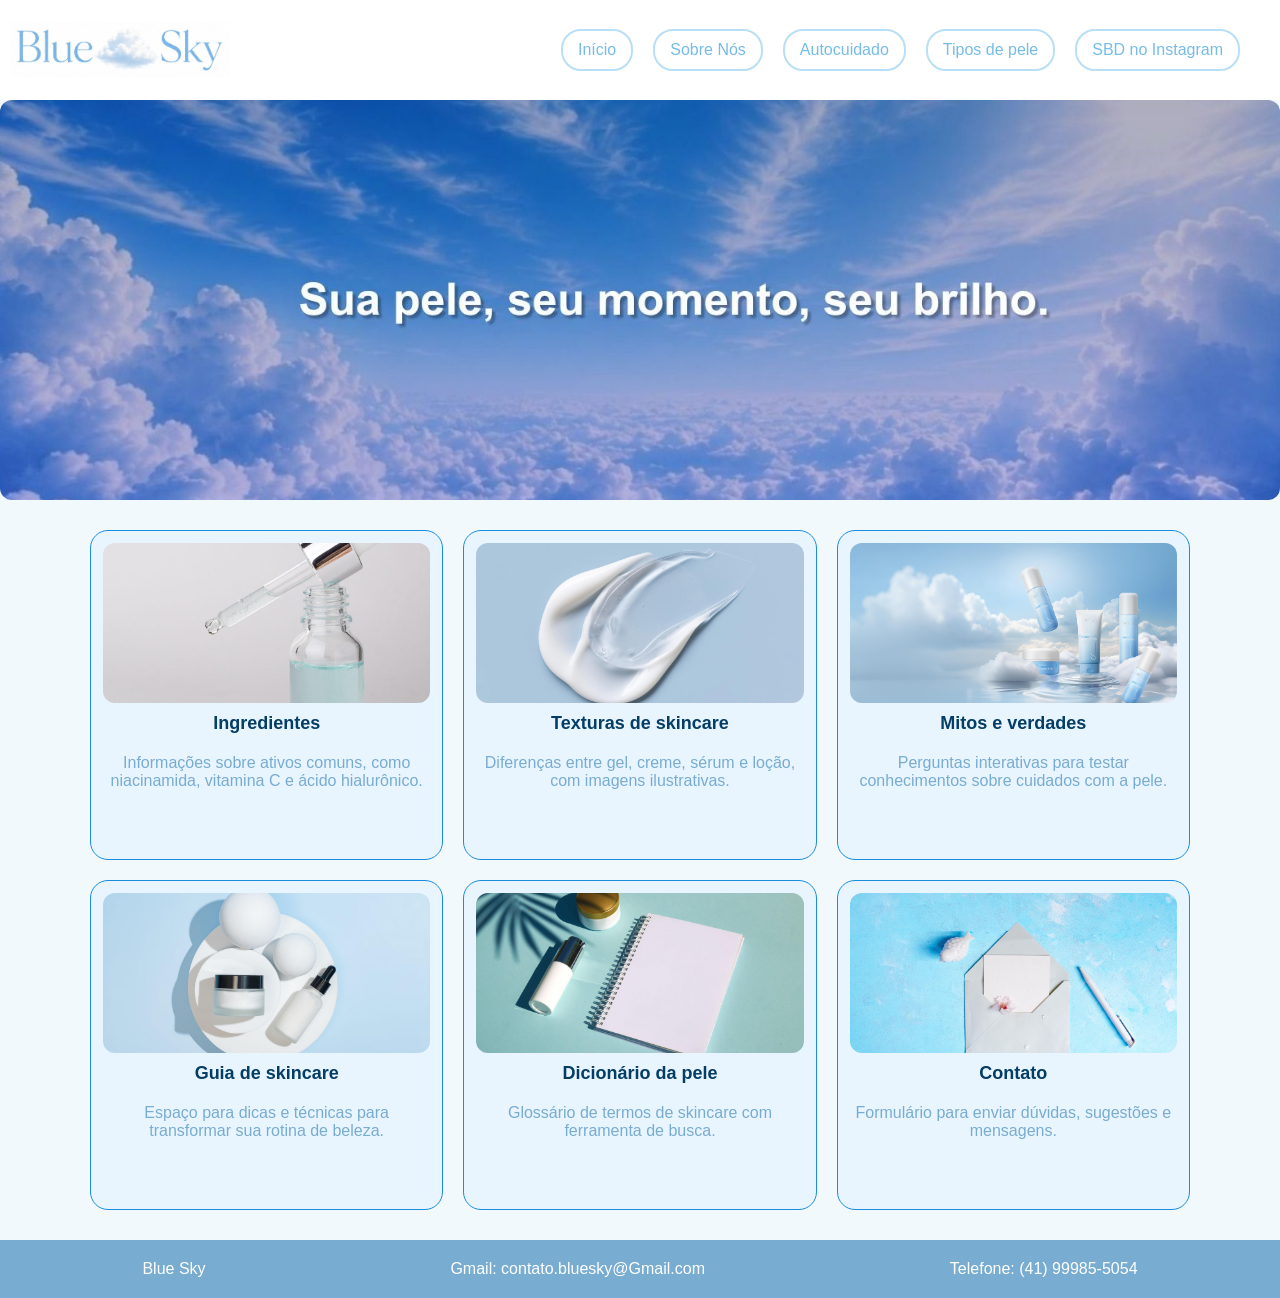
<file: index.html>
<!DOCTYPE html>
<html lang="pt-BR">

<head>
    <meta charset="UTF-8">
    <meta name="viewport" content="width=device-width, initial-scale=1.0">
    <link rel="icon" type="image/jpeg" href="img/Inicio/nuvem.png">
    <link rel="stylesheet" href="css/style.css">
    <title>Blue Sky</title>

</head>

<body>
    <header class="header">
        <img src="img/Inicio/Logo_blue_sky_recortada.jpg" alt="Logo Blue Sky" class="logo">
        <nav>
            <a href="index.html"> Início </a>
            <a href="sobre.html">Sobre Nós</a>
            <a href="autocuidado.html">Autocuidado</a>
            <a href="tipos_de_pele.html">Tipos de pele</a>
            <a href="https://www.instagram.com/dermatologiasbd/" target="_blank">SBD no Instagram</a>
        </nav>
    </header>
    <div class="banner"></div>

    <main>
        <div class="retangulo-cartas">
             <a href="ingrediente.html" class="cartas">
                <img src="img/Inicio/Ingredientes.jpg" alt="">
                <h3>Ingredientes</h3>
                <p>Informações sobre ativos comuns, como niacinamida, vitamina C e ácido hialurônico.</p>
            </a>

             <a href="textura.html" class="cartas">
                <img src="img/Inicio/textura.jpg" alt="">
                <h3>Texturas de skincare</h3>
                <p>Diferenças entre gel, creme, sérum e loção, com imagens ilustrativas.</p>
            </a>

             <a href="mitos_verdades.html" class="cartas">
                <img src="img/Inicio/Guia.jpg" alt="">
                <h3>Mitos e verdades</h3>
                <p>Perguntas interativas para testar conhecimentos sobre cuidados com a pele.</p>
            </a>

             <a href="guia.html" class="cartas">
                <img src="img/Inicio/guia-skincare.jpg" alt="">
                <h3>Guia de skincare</h3>
                <p>Espaço para dicas e técnicas para transformar sua rotina de beleza.</p>
            </a>

             <a href="dicionario.html" class="cartas">
                <img src="img/Inicio/dicionario.jfif" alt="">
                <h3>Dicionário da pele</h3>
                <p>Glossário de termos de skincare com ferramenta de busca.</p>
            </a>

             <a href="contato.html" class="cartas">
                <img src="img/Inicio/Contatos.jpg" alt="carta">
                <h3>Contato</h3>
                <p>Formulário para enviar dúvidas, sugestões e mensagens.</p>
            </a>
        </div>
    </main>
   
<footer class="footer">
    <p>Blue Sky</p>
    <p>Gmail: contato.bluesky@Gmail.com</p>
    <p>Telefone: (41) 99985-5054</p>
</footer>
</body>
</html>
</file>
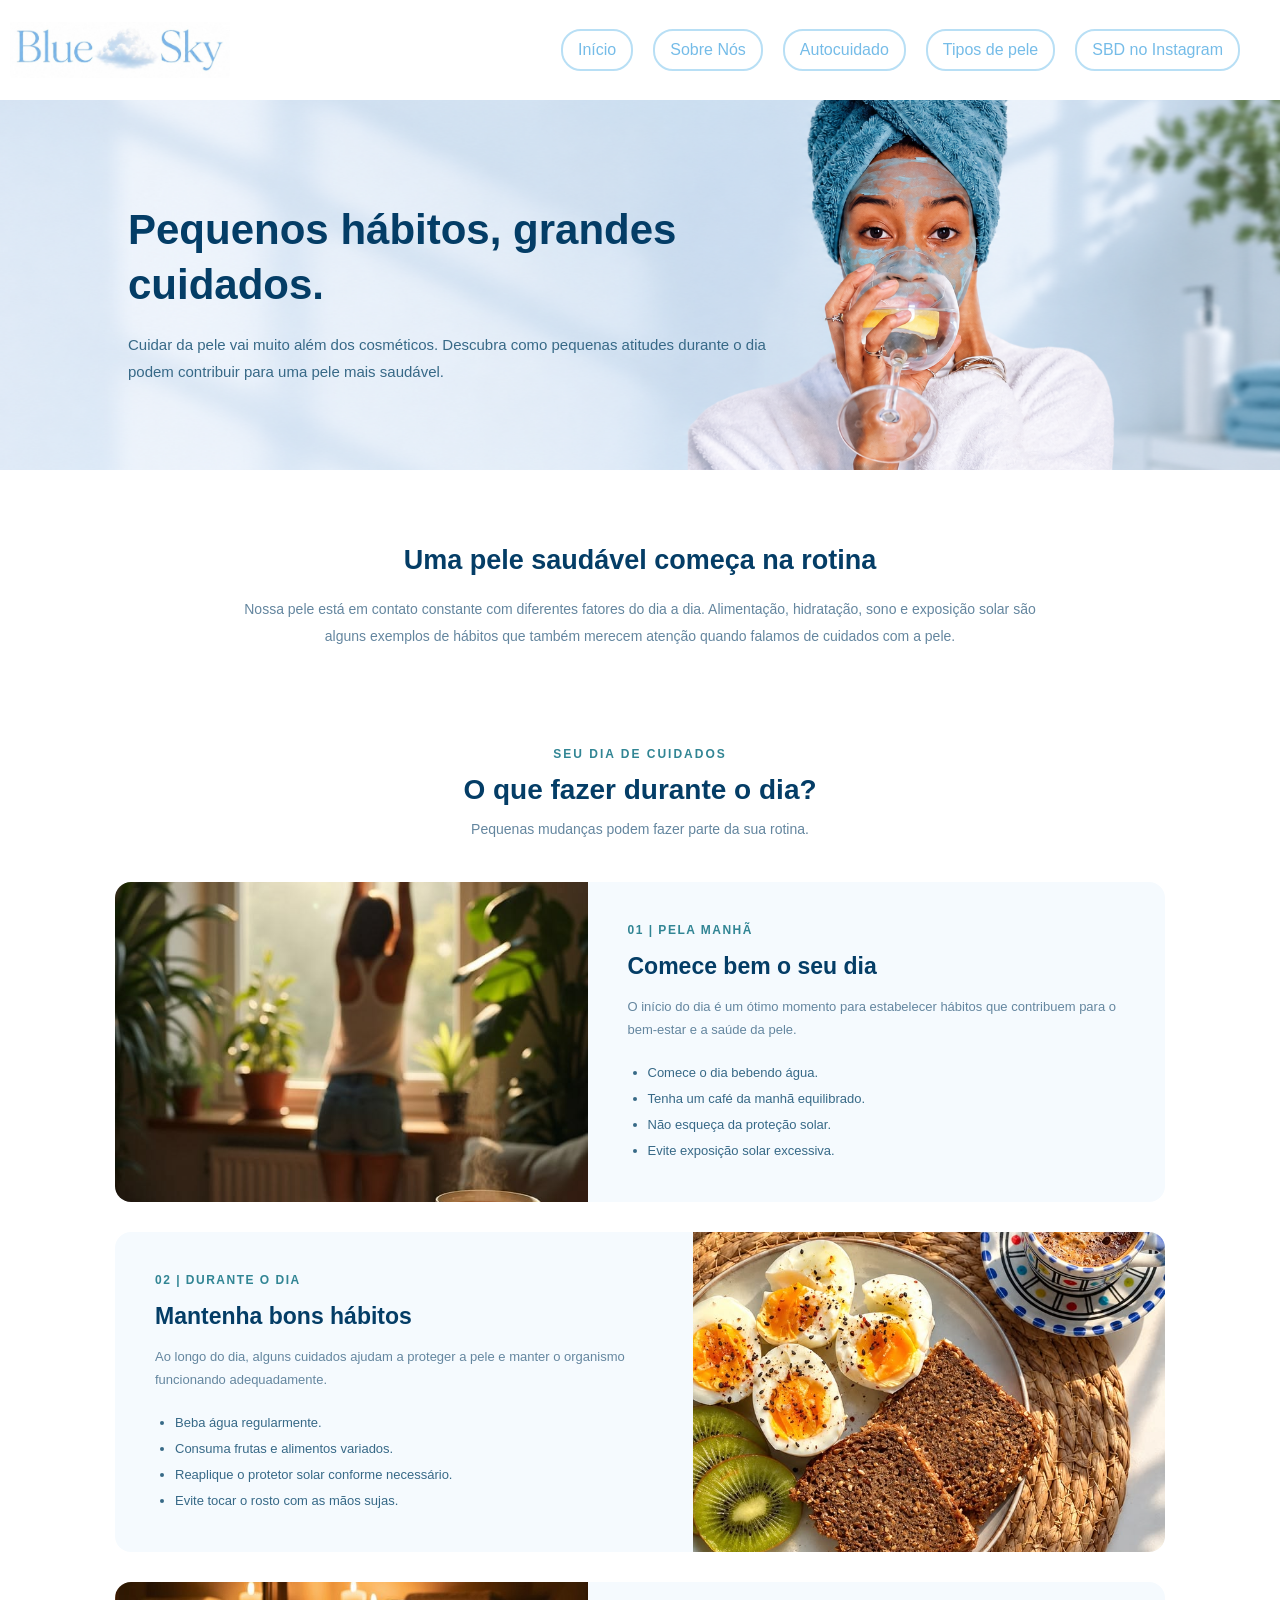
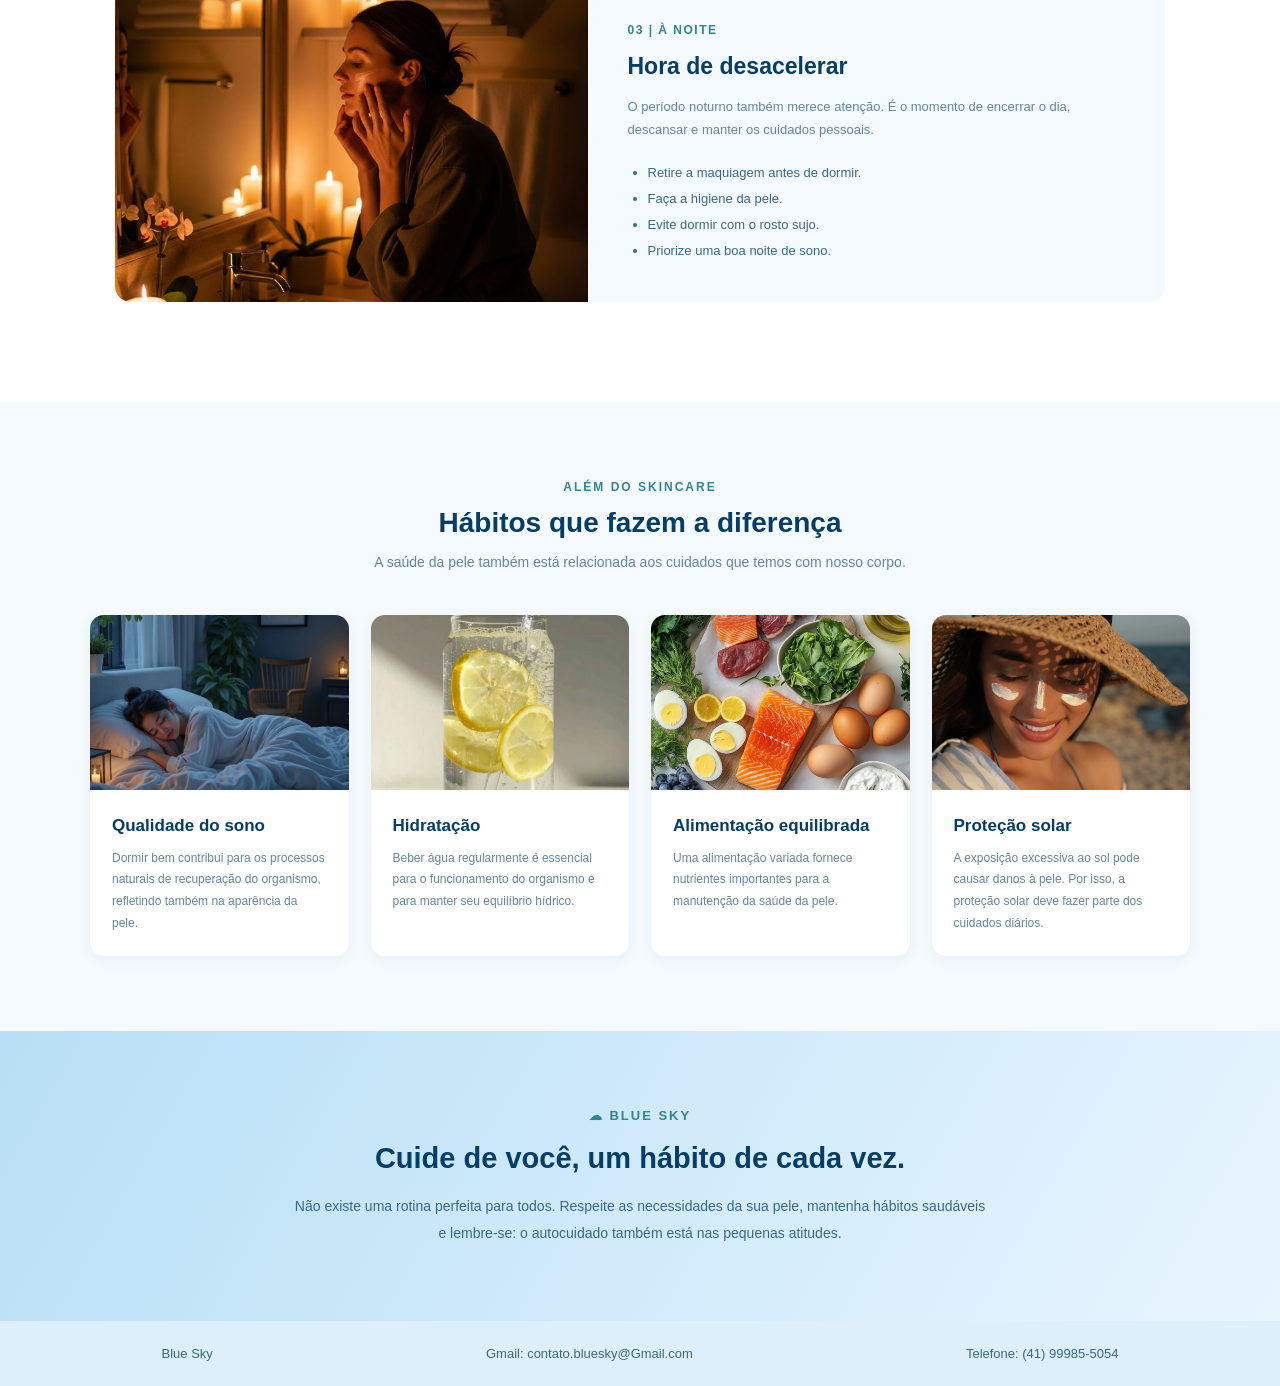
<file: autocuidado.html>
<!DOCTYPE html>
<html lang="pt-BR">

<head>
    <meta charset="UTF-8">
    <meta name="viewport" content="width=device-width, initial-scale=1.0">
    <link rel="icon" type="image/png" href="img/Inicio/nuvem.png">
    <link rel="stylesheet" href="css/style.css">
    <title>Blue Sky | Autocuidado</title>

</head>

<body>
   
    <header class="header">
        <img src="img/Inicio/Logo_blue_sky_recortada.jpg" alt="Logo Blue Sky" class="logo">
        <nav>
            <a href="index.html"> Início </a>
            <a href="sobre.html">Sobre Nós</a>
            <a href="autocuidado.html">Autocuidado</a>
            <a href="tipos_de_pele.html">Tipos de pele</a>
            <a href="https://www.instagram.com/dermatologiasbd/" target="_blank">SBD no Instagram</a>
            
        </nav>
    </header>

    <div class="pagina-autocuidado">
    <main>

        <section class="banner-autocuidado">

            <div class="conteudo-banner">
                <h1>Pequenos hábitos, grandes cuidados.</h1>

                <p>
                    Cuidar da pele vai muito além dos cosméticos.
                    Descubra como pequenas atitudes durante o dia
                    podem contribuir para uma pele mais saudável.
                </p>
            </div>

        </section>

        <section class="introducao">

            <h2>Uma pele saudável começa na rotina</h2>

            <p>
                Nossa pele está em contato constante com diferentes
                fatores do dia a dia. Alimentação, hidratação, sono
                e exposição solar são alguns exemplos de hábitos
                que também merecem atenção quando falamos de
                cuidados com a pele.
            </p>

        </section>

        <section class="momentos">

            <div class="titulo-secao">
                <span>SEU DIA DE CUIDADOS</span>
                <h2>O que fazer durante o dia?</h2>
                <p>
                    Pequenas mudanças podem fazer parte da sua rotina.
                </p>
            </div>

            <article class="momento-card">

                <div class="imagem-momento">
                    <img src="img/autocuidado/comecando_dia.jpg" alt="Quarto iluminado pela luz natural da manhã">
                </div>

                <div class="texto-momento">

                    <span class="horario">01 | PELA MANHÃ</span>

                    <h3>Comece bem o seu dia</h3>

                    <p>
                        O início do dia é um ótimo momento para
                        estabelecer hábitos que contribuem para
                        o bem-estar e a saúde da pele.
                    </p>

                    <ul>
                        <li>Comece o dia bebendo água.</li>
                        <li>Tenha um café da manhã equilibrado.</li>
                        <li>Não esqueça da proteção solar.</li>
                        <li>Evite exposição solar excessiva.</li>
                    </ul>

                </div>

            </article>

            <article class="momento-card invertido">

                <div class="imagem-momento">
                    <img src="img/autocuidado/cafe.jpg" alt="Alimentos saudáveis e água durante o dia">
                </div>

                <div class="texto-momento">

                    <span class="horario">02 | DURANTE O DIA</span>

                    <h3>Mantenha bons hábitos</h3>

                    <p>
                        Ao longo do dia, alguns cuidados ajudam
                        a proteger a pele e manter o organismo
                        funcionando adequadamente.
                    </p>

                    <ul>
                        <li>Beba água regularmente.</li>
                        <li>Consuma frutas e alimentos variados.</li>
                        <li>Reaplique o protetor solar conforme necessário.</li>
                        <li>Evite tocar o rosto com as mãos sujas.</li>
                    </ul>

                </div>

            </article>

            <article class="momento-card">

                <div class="imagem-momento">
                    <img src="img/autocuidado/noturno.jpg" alt="Ambiente aconchegante para descansar à noite">
                </div>

                <div class="texto-momento">

                    <span class="horario">03 | À NOITE</span>

                    <h3>Hora de desacelerar</h3>

                    <p>
                        O período noturno também merece atenção.
                        É o momento de encerrar o dia, descansar
                        e manter os cuidados pessoais.
                    </p>

                    <ul>
                        <li>Retire a maquiagem antes de dormir.</li>
                        <li>Faça a higiene da pele.</li>
                        <li>Evite dormir com o rosto sujo.</li>
                        <li>Priorize uma boa noite de sono.</li>
                    </ul>

                </div>

            </article>

        </section>

        <section class="habitos">

            <div class="titulo-secao">
                <span>ALÉM DO SKINCARE</span>
                <h2>Hábitos que fazem a diferença</h2>
                <p>
                    A saúde da pele também está relacionada
                    aos cuidados que temos com nosso corpo.
                </p>
            </div>

            <div class="cards-habitos">

                <article class="habito-card">

                    <img src="img/autocuidado/sono.jpg" alt="Quarto confortável para uma boa noite de sono">

                    <div class="conteudo-habito">
                        <h3>Qualidade do sono</h3>

                        <p>
                            Dormir bem contribui para os processos
                            naturais de recuperação do organismo,
                            refletindo também na aparência da pele.
                        </p>
                    </div>

                </article>

                <article class="habito-card">

                    <img src="img/autocuidado/agua.jpg" alt="Copo de água com limão">

                    <div class="conteudo-habito">
                        <h3>Hidratação</h3>

                        <p>
                            Beber água regularmente é essencial
                            para o funcionamento do organismo
                            e para manter seu equilíbrio hídrico.
                        </p>
                    </div>

                </article>

                <article class="habito-card">

                    <img src="img/autocuidado/alimentacao.jpg" alt="Alimentos variados e saudáveis">

                    <div class="conteudo-habito">
                        <h3>Alimentação equilibrada</h3>

                        <p>
                            Uma alimentação variada fornece
                            nutrientes importantes para a
                            manutenção da saúde da pele.
                        </p>
                    </div>

                </article>

                <article class="habito-card">

                    <img src="img/autocuidado/solar.jpg" alt="Luz do sol entrando pela janela">

                    <div class="conteudo-habito">
                        <h3>Proteção solar</h3>

                        <p>
                            A exposição excessiva ao sol pode
                            causar danos à pele. Por isso, a
                            proteção solar deve fazer parte
                            dos cuidados diários.
                        </p>
                    </div>

                </article>

            </div>

        </section>

        <section class="lembrete">

            <div class="conteudo-lembrete">

                <span>☁ BLUE SKY</span>

                <h2>Cuide de você, um hábito de cada vez.</h2>

                <p>
                    Não existe uma rotina perfeita para todos.
                    Respeite as necessidades da sua pele,
                    mantenha hábitos saudáveis e lembre-se:
                    o autocuidado também está nas pequenas atitudes.
                </p>

            </div>

        </section>

    </main>

<footer class="footer">
    <p>Blue Sky</p>
    <p>Gmail: contato.bluesky@Gmail.com</p>
    <p>Telefone: (41) 99985-5054</p>
</footer>
</div>
</body>
</html>
</file>
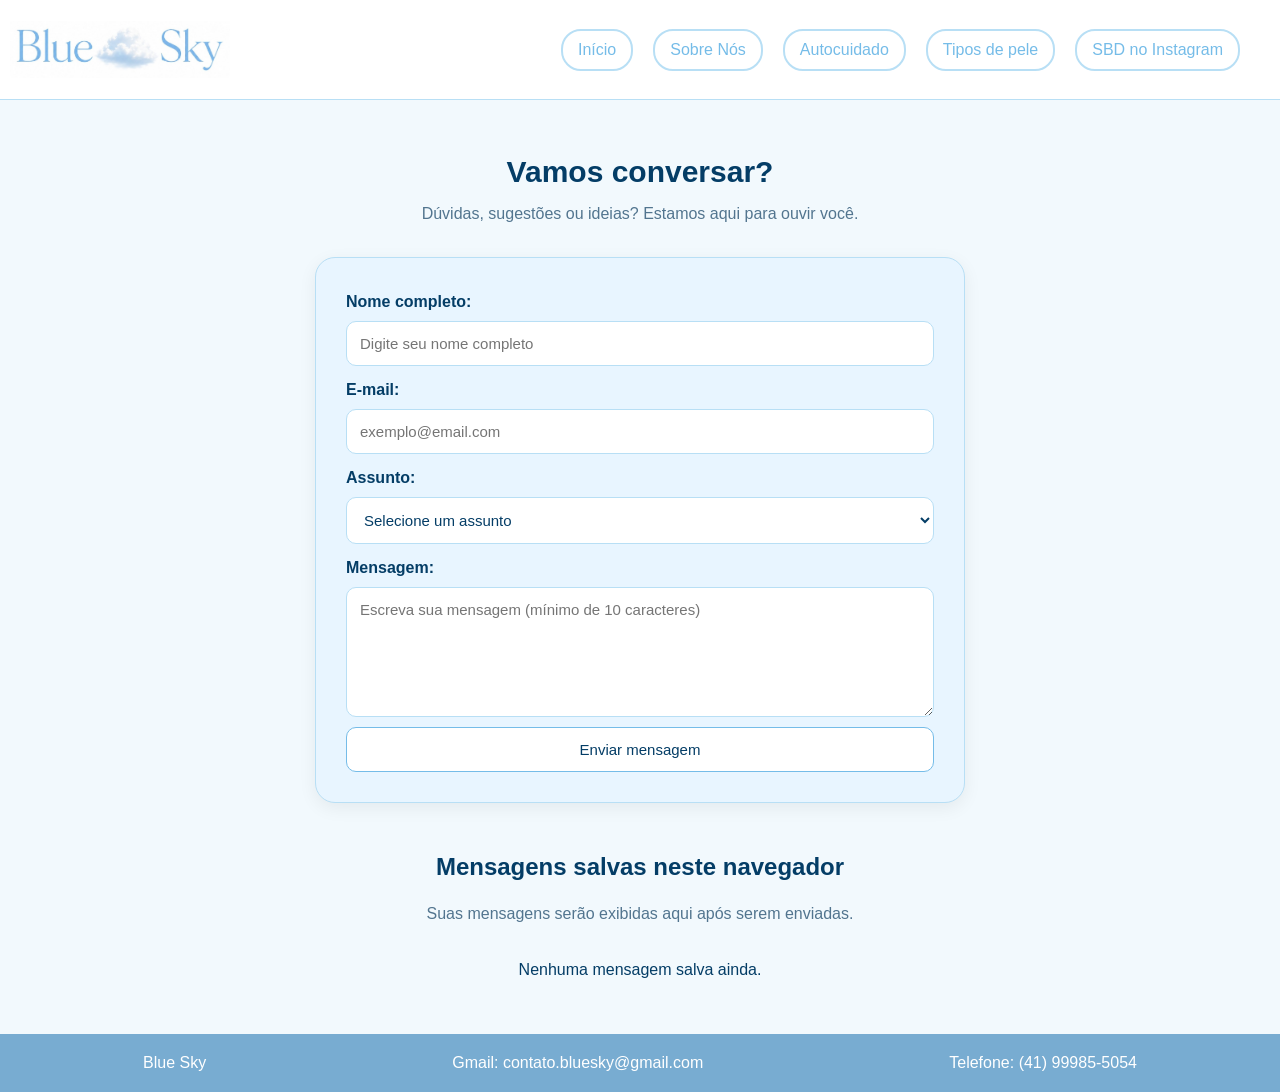
<file: contato.html>
<!DOCTYPE html>
<html lang="pt-BR">

<head>
    <meta charset="UTF-8">
    <meta name="viewport" content="width=device-width, initial-scale=1.0">

    <link rel="icon" type="image/png" href="img/Inicio/nuvem.png">
    <link rel="stylesheet" href="css/style.css">

    <title>Blue Sky | Contato</title>
</head>

<body class="pagina-contato">

    <header class="header">
        <img src="img/Inicio/Logo_blue_sky_recortada.jpg"
             alt="Logo Blue Sky" class="logo">
             
        <nav>
            <a href="index.html"> Início </a>
            <a href="sobre.html">Sobre Nós</a>
            <a href="autocuidado.html">Autocuidado</a>
            <a href="tipos_de_pele.html">Tipos de pele</a>
            <a href="https://www.instagram.com/dermatologiasbd/" target="_blank">SBD no Instagram</a>
        </nav>
    </header>

    <main class="contato-container">

        <h2>Vamos conversar?</h2>
        <p>Dúvidas, sugestões ou ideias? Estamos aqui para ouvir você.</p>

        <form id="contato-form">

            <label for="nome">Nome completo:</label>
            <input type="text" id="nome" name="nome" minlength="3" pattern=".*\S.*" autocomplete="name" placeholder="Digite seu nome completo" required>

            <label for="email">E-mail:</label>
            <input type="email" id="email" name="email" autocomplete="email" placeholder="exemplo@email.com" required>

            <label for="assunto">Assunto:</label>
            <select id="assunto" name="assunto" required>
                <option value="">Selecione um assunto</option>
                <option value="Dúvida">Dúvida</option>
                <option value="Sugestão">Sugestão</option>
                <option value="Elogio">Elogio</option>
                <option value="Outro">Outro</option>
            </select>

            <label for="mensagem">Mensagem:</label>
            <textarea id="mensagem" name="mensagem"
                      rows="5" minlength="10" placeholder="Escreva sua mensagem (mínimo de 10 caracteres)" required></textarea>

            <input type="submit" value="Enviar mensagem">

        </form>

        <p id="aviso" role="status"></p>

        <section class="mensagens">
    
            <h3>Mensagens salvas neste navegador</h3>
            <p>Suas mensagens serão exibidas aqui após serem enviadas.</p>
            <div id="listaMensagens"></div>
        </section>

    </main>

    <footer class="footer">
        <p>Blue Sky</p>
        <p>Gmail: contato.bluesky@gmail.com</p>
        <p>Telefone: (41) 99985-5054</p>
    </footer>

    <script src="js/script.js"></script>

</body>
</html>
</file>
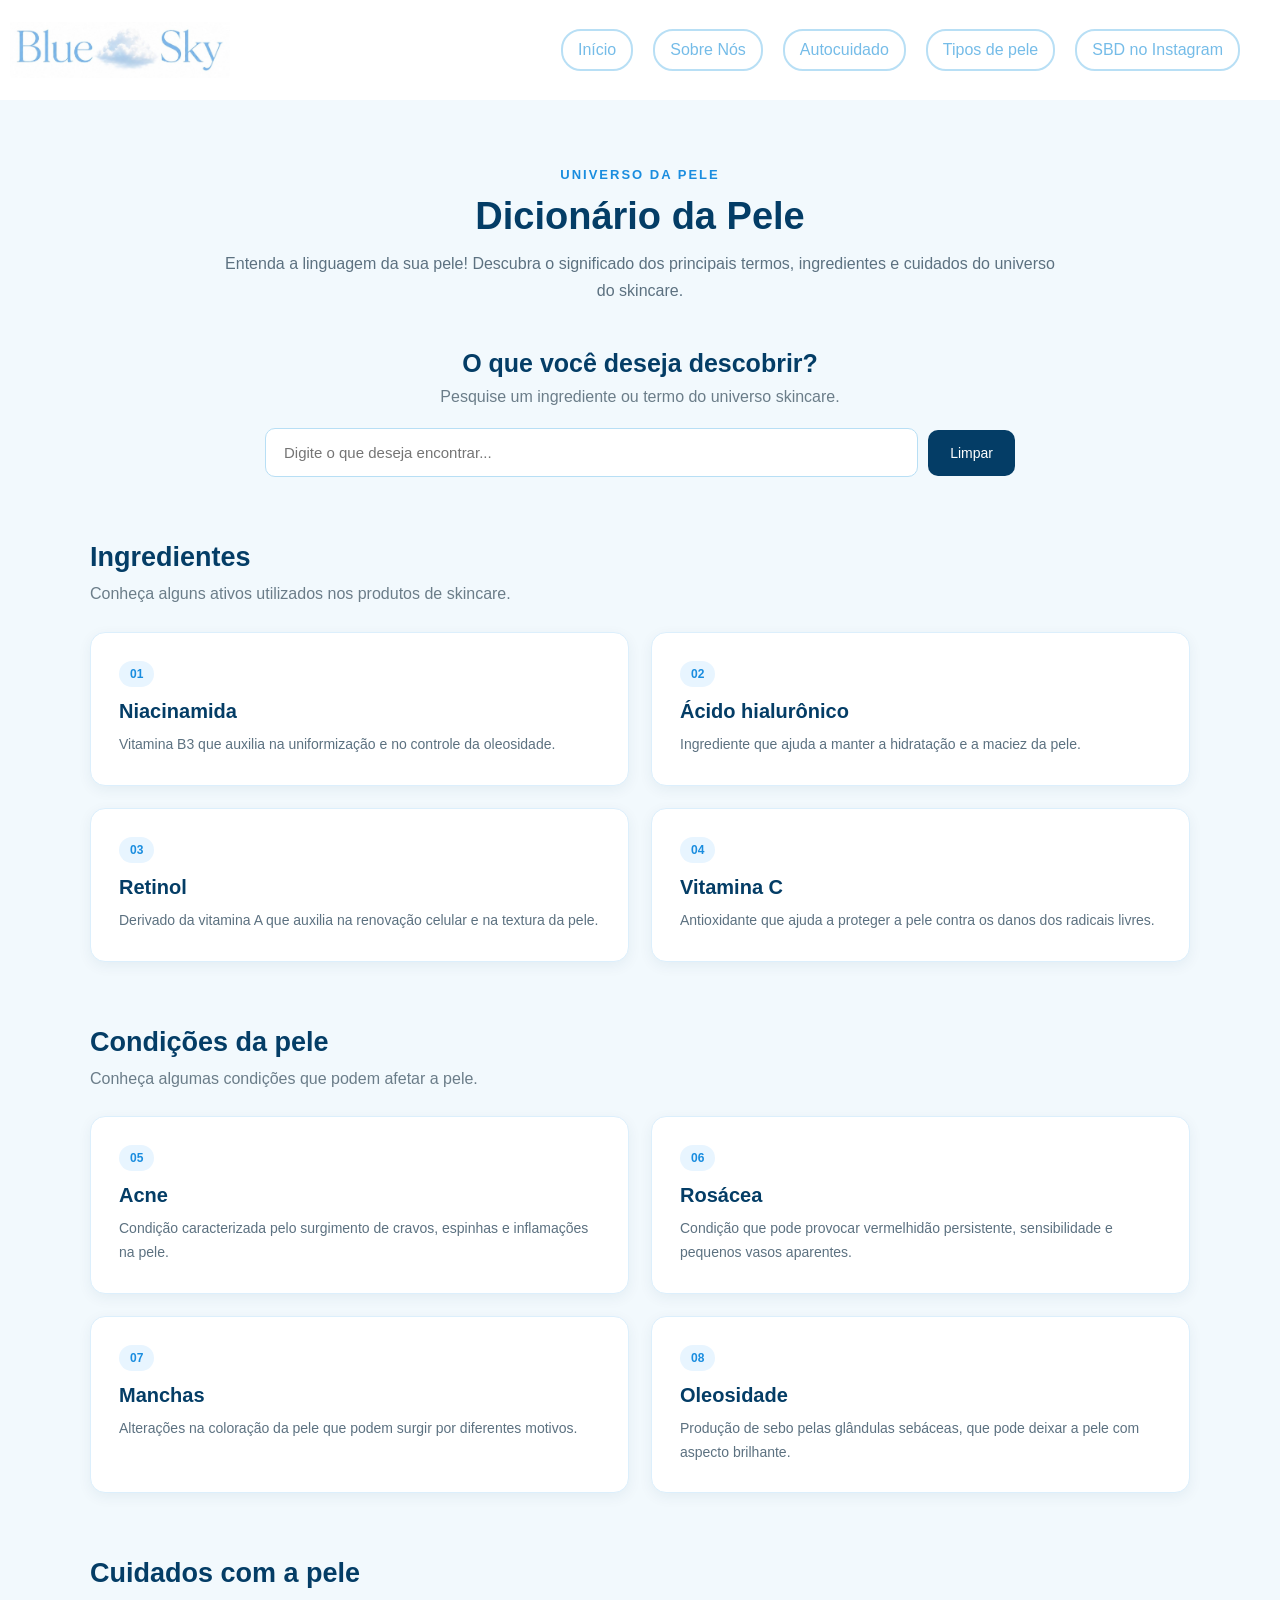
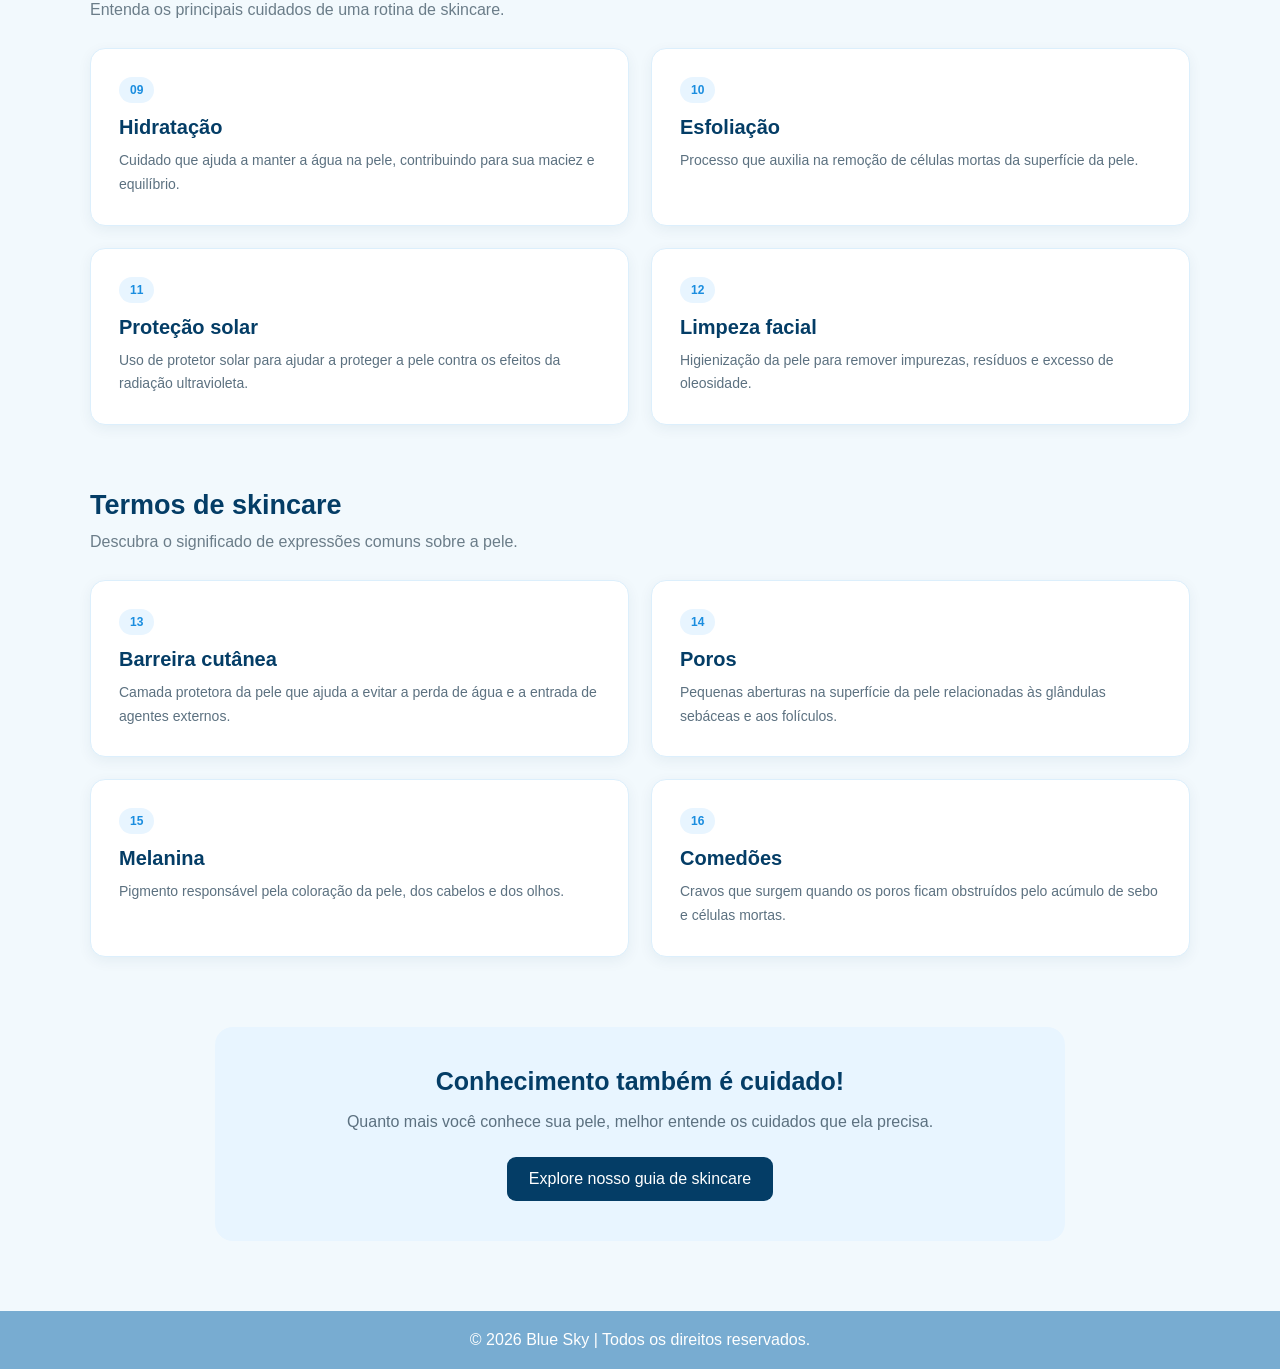
<file: dicionario.html>
<!DOCTYPE html>
<html lang="pt-BR">

<head>
    <meta charset="UTF-8">
    <meta name="viewport" content="width=device-width, initial-scale=1.0">

    <link rel="icon" type="image/png" href="img/Inicio/nuvem.png">
    <link rel="stylesheet" href="css/style.css">
    <title>Blue Sky | Dicionário da Pele</title>
</head>

<body>

    <header class="header">

        <img src="img/Inicio/Logo_blue_sky_recortada.jpg"
            alt="Logo Blue Sky" class="logo">

        <nav>
            <a href="index.html"> Início </a>
            <a href="sobre.html">Sobre Nós</a>
            <a href="autocuidado.html">Autocuidado</a>
            <a href="tipos_de_pele.html">Tipos de pele</a>
            <a href="https://www.instagram.com/dermatologiasbd/" target="_blank">SBD no Instagram</a>
        </nav>

    </header>


    <main class="pagina-dicionario">
<section class="dicionario-introducao">

            <span>UNIVERSO DA PELE</span>

            <h1>Dicionário da Pele</h1>

            <p>
                Entenda a linguagem da sua pele! Descubra o significado
                dos principais termos, ingredientes e cuidados do
                universo do skincare.
            </p>

        </section>
<section class="dicionario-pesquisa">

            <h2>O que você deseja descobrir?</h2>

            <p>Pesquise um ingrediente ou termo do universo skincare.</p>

            <div class="campo-pesquisa">

                <input
                    type="text"
                    id="pesquisaTermo"
                    placeholder="Digite o que deseja encontrar..."
                    aria-label="Pesquisar no dicionário da pele">

                <button type="button" id="limparPesquisa">
                    Limpar
                </button>

            </div>

        </section>
<section class="grupo-dicionario">

            <div class="titulo-categoria">

                <h2>Ingredientes</h2>

                <p>
                    Conheça alguns ativos utilizados nos produtos de skincare.
                </p>

            </div>

            <div class="grade-termos">

                <article class="card-termo item-pesquisa">

                    <span class="numero-card">01</span>

                    <h3>Niacinamida</h3>

                    <p>
                        Vitamina B3 que auxilia na uniformização
                        e no controle da oleosidade.
                    </p>

                </article>


                <article class="card-termo item-pesquisa">

                    <span class="numero-card">02</span>

                    <h3>Ácido hialurônico</h3>

                    <p>
                        Ingrediente que ajuda a manter a hidratação
                        e a maciez da pele.
                    </p>

                </article>


                <article class="card-termo item-pesquisa">

                    <span class="numero-card">03</span>

                    <h3>Retinol</h3>

                    <p>
                        Derivado da vitamina A que auxilia na renovação
                        celular e na textura da pele.
                    </p>

                </article>


                <article class="card-termo item-pesquisa">

                    <span class="numero-card">04</span>

                    <h3>Vitamina C</h3>

                    <p>
                        Antioxidante que ajuda a proteger a pele
                        contra os danos dos radicais livres.
                    </p>

                </article>

            </div>

        </section>
<section class="grupo-dicionario">

            <div class="titulo-categoria">

                <h2>Condições da pele</h2>

                <p>
                    Conheça algumas condições que podem afetar a pele.
                </p>

            </div>

            <div class="grade-termos">

                <article class="card-termo item-pesquisa">

                    <span class="numero-card">05</span>

                    <h3>Acne</h3>

                    <p>
                        Condição caracterizada pelo surgimento de cravos,
                        espinhas e inflamações na pele.
                    </p>

                </article>


                <article class="card-termo item-pesquisa">

                    <span class="numero-card">06</span>

                    <h3>Rosácea</h3>

                    <p>
                        Condição que pode provocar vermelhidão persistente,
                        sensibilidade e pequenos vasos aparentes.
                    </p>

                </article>


                <article class="card-termo item-pesquisa">

                    <span class="numero-card">07</span>

                    <h3>Manchas</h3>

                    <p>
                        Alterações na coloração da pele que podem surgir
                        por diferentes motivos.
                    </p>

                </article>


                <article class="card-termo item-pesquisa">

                    <span class="numero-card">08</span>

                    <h3>Oleosidade</h3>

                    <p>
                        Produção de sebo pelas glândulas sebáceas,
                        que pode deixar a pele com aspecto brilhante.
                    </p>

                </article>

            </div>

        </section>
<section class="grupo-dicionario">

            <div class="titulo-categoria">

                <h2>Cuidados com a pele</h2>

                <p>
                    Entenda os principais cuidados de uma rotina de skincare.
                </p>

            </div>

            <div class="grade-termos">

                <article class="card-termo item-pesquisa">

                    <span class="numero-card">09</span>

                    <h3>Hidratação</h3>

                    <p>
                        Cuidado que ajuda a manter a água na pele,
                        contribuindo para sua maciez e equilíbrio.
                    </p>

                </article>


                <article class="card-termo item-pesquisa">

                    <span class="numero-card">10</span>

                    <h3>Esfoliação</h3>

                    <p>
                        Processo que auxilia na remoção de células mortas
                        da superfície da pele.
                    </p>

                </article>


                <article class="card-termo item-pesquisa">

                    <span class="numero-card">11</span>

                    <h3>Proteção solar</h3>

                    <p>
                        Uso de protetor solar para ajudar a proteger
                        a pele contra os efeitos da radiação ultravioleta.
                    </p>

                </article>


                <article class="card-termo item-pesquisa">

                    <span class="numero-card">12</span>

                    <h3>Limpeza facial</h3>

                    <p>
                        Higienização da pele para remover impurezas,
                        resíduos e excesso de oleosidade.
                    </p>

                </article>

            </div>

        </section>
<section class="grupo-dicionario">

            <div class="titulo-categoria">

                <h2>Termos de skincare</h2>

                <p>
                    Descubra o significado de expressões comuns sobre a pele.
                </p>

            </div>

            <div class="grade-termos">

                <article class="card-termo item-pesquisa">

                    <span class="numero-card">13</span>

                    <h3>Barreira cutânea</h3>

                    <p>
                        Camada protetora da pele que ajuda a evitar
                        a perda de água e a entrada de agentes externos.
                    </p>

                </article>


                <article class="card-termo item-pesquisa">

                    <span class="numero-card">14</span>

                    <h3>Poros</h3>

                    <p>
                        Pequenas aberturas na superfície da pele
                        relacionadas às glândulas sebáceas e aos folículos.
                    </p>

                </article>


                <article class="card-termo item-pesquisa">

                    <span class="numero-card">15</span>

                    <h3>Melanina</h3>

                    <p>
                        Pigmento responsável pela coloração da pele,
                        dos cabelos e dos olhos.
                    </p>

                </article>


                <article class="card-termo item-pesquisa">

                    <span class="numero-card">16</span>

                    <h3>Comedões</h3>

                    <p>
                        Cravos que surgem quando os poros ficam obstruídos
                        pelo acúmulo de sebo e células mortas.
                    </p>

                </article>

            </div>

        </section>
<p id="mensagemVazia" class="mensagem-vazia" hidden>
            Nenhum resultado encontrado. Tente pesquisar outro termo!
        </p>
<section class="dicionario-final">

            <h2>Conhecimento também é cuidado!</h2>

            <p>
                Quanto mais você conhece sua pele,
                melhor entende os cuidados que ela precisa.
            </p>

            <a href="guia.html">Explore nosso guia de skincare</a>

        </section>

    </main>


    <footer class="footer">

        <p>© 2026 Blue Sky | Todos os direitos reservados.</p>

    </footer>


    <script src="js/dicionario.js"></script>

</body>

</html>
</file>
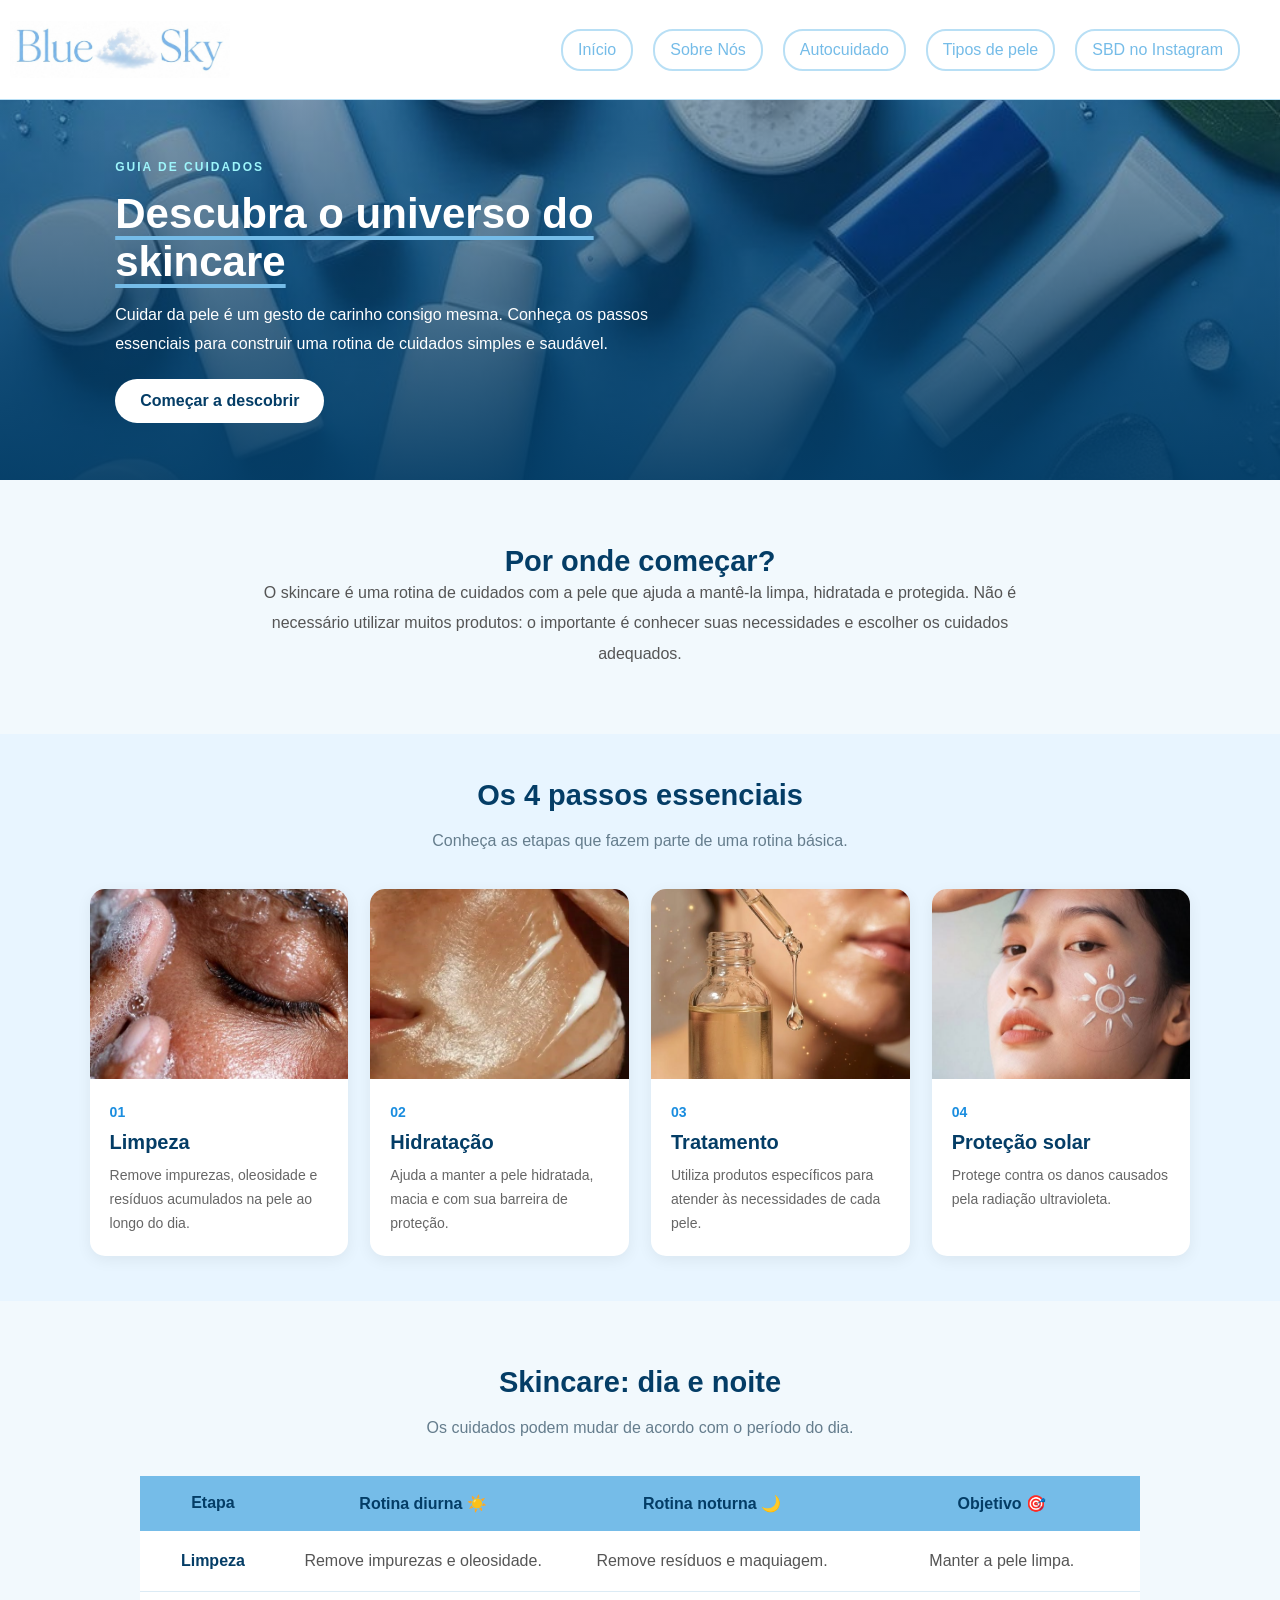
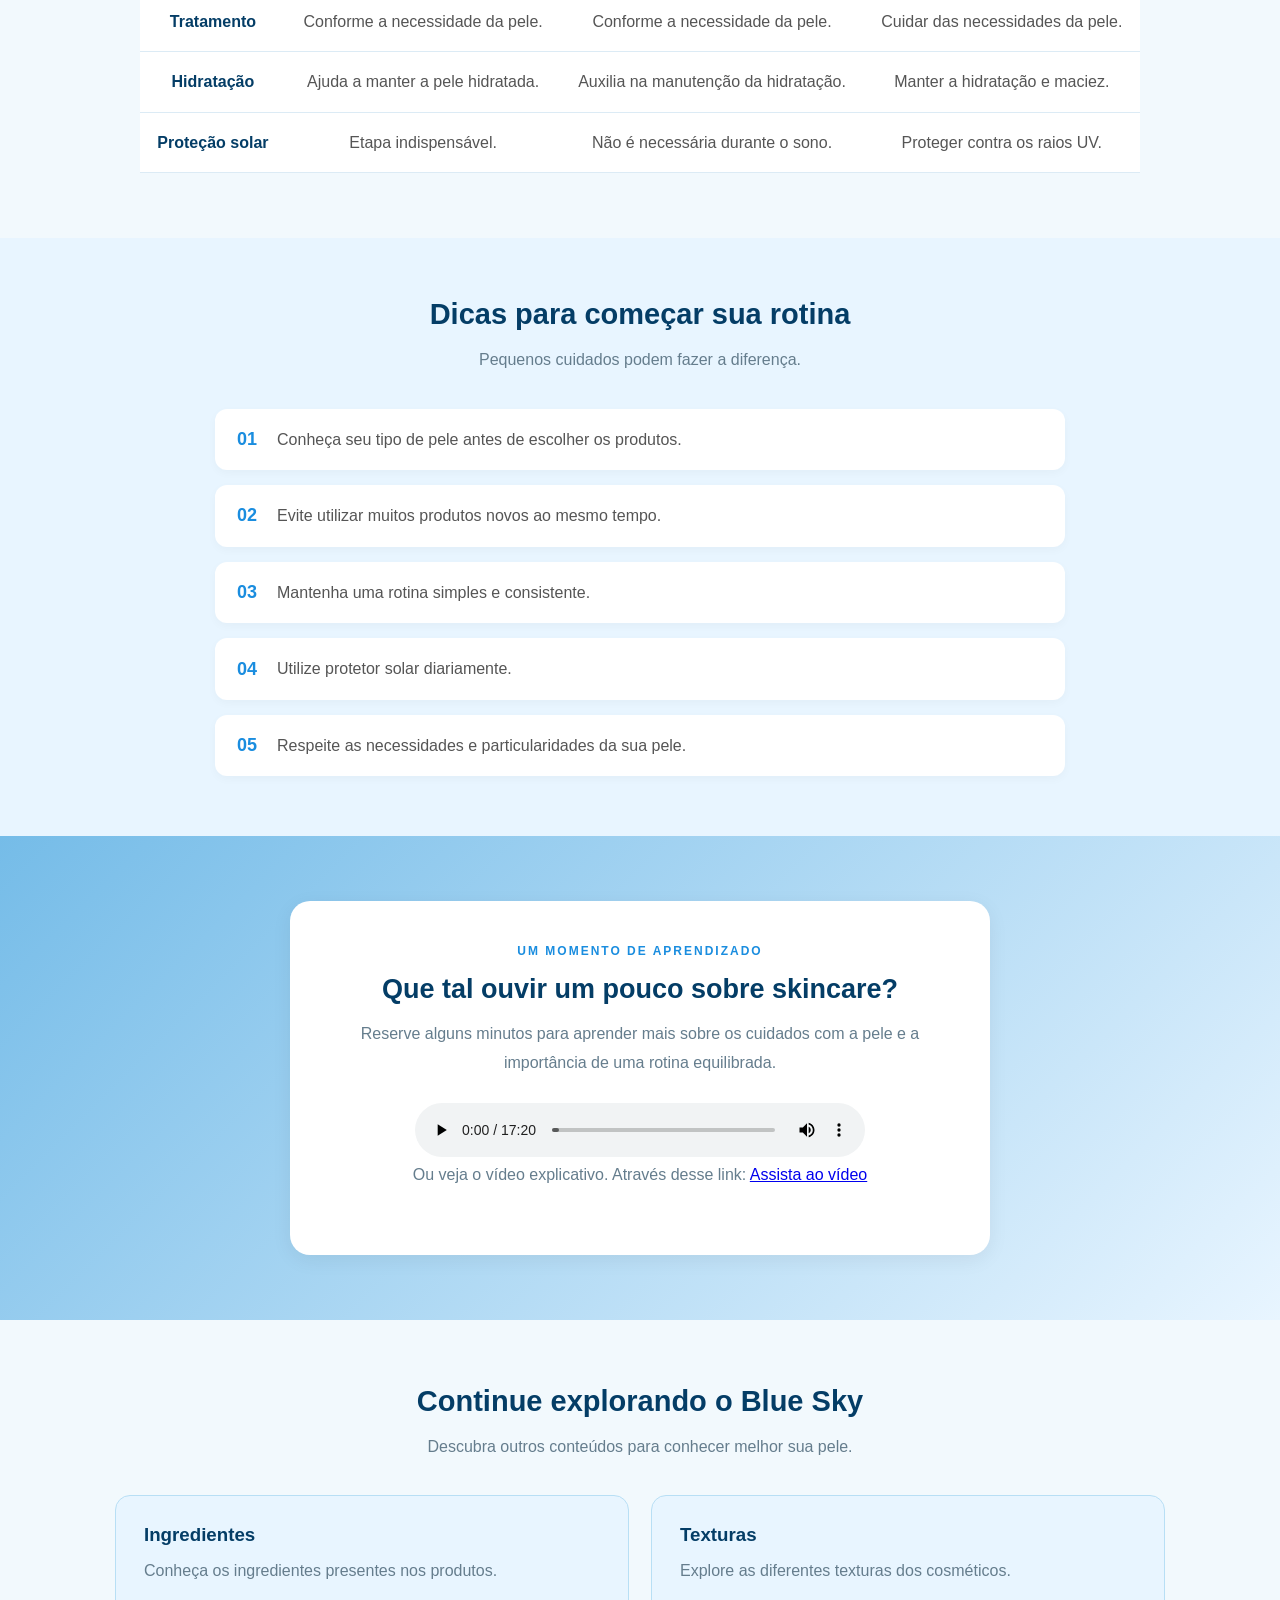
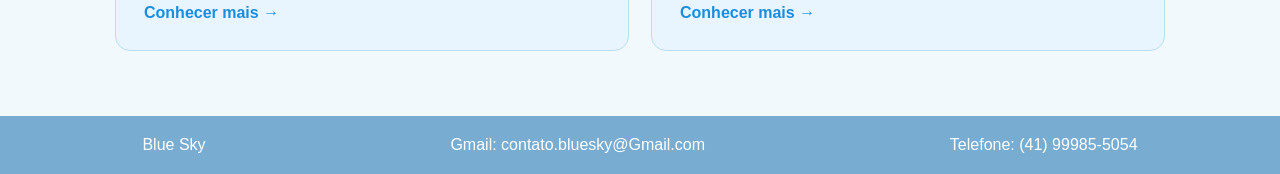
<file: guia.html>
<!DOCTYPE html>
<html lang="pt-BR">

<head>
    <meta charset="UTF-8">
    <meta name="viewport" content="width=device-width, initial-scale=1.0">

    <link rel="icon" type="image/png" href="img/Inicio/nuvem.png">
    <link rel="stylesheet" href="css/style.css">
<style>
    #titulo-guia {
        text-decoration: underline;
        text-decoration-color: #75BCE8;
        text-underline-offset: 8px;
    }
</style>

    <title>Blue Sky | Guia de Skincare</title>
</head>

<body class="pagina-guia">

    <header class="header">
        <img src="img/Inicio/Logo_blue_sky_recortada.jpg"
             alt="Logo Blue Sky" class="logo">
             
        <nav>
            <a href="index.html"> Início </a>
            <a href="sobre.html">Sobre Nós</a>
            <a href="autocuidado.html">Autocuidado</a>
            <a href="tipos_de_pele.html">Tipos de pele</a>
            <a href="https://www.instagram.com/dermatologiasbd/" target="_blank">SBD no Instagram</a>
        </nav>
    </header>

    <main>
        <section class="guia-banner">

            <div class="guia-banner-texto">
                <span style="color: #9df5fb; font-weight: bold;">
                    GUIA DE CUIDADOS
                </span>

                <h1 id="titulo-guia">Descubra o universo do skincare</h1>

                <p>
                    Cuidar da pele é um gesto de carinho consigo mesma.
                    Conheça os passos essenciais para construir uma
                    rotina de cuidados simples e saudável.
                </p>

                <a href="#passos" class="guia-botao">
                    Começar a descobrir
                </a>
            </div>

        </section>

        <section class="guia-introducao">

            <h2>Por onde começar?</h2>

            <p>
                O skincare é uma rotina de cuidados com a pele que ajuda
                a mantê-la limpa, hidratada e protegida. Não é necessário
                utilizar muitos produtos: o importante é conhecer suas
                necessidades e escolher os cuidados adequados.
            </p>

        </section>
<section class="guia-passos" id="passos">

            <h2>Os 4 passos essenciais</h2>

            <p class="guia-subtitulo">
                Conheça as etapas que fazem parte de uma rotina básica.
            </p>

            <div class="guia-cards">

                <article class="guia-card">

                    <img src="img/guia/limpeza.jpg"
                        alt="Produto de limpeza facial">

                    <div>
                        <span>01</span>
                        <h3>Limpeza</h3>

                        <p>
                            Remove impurezas, oleosidade e resíduos
                            acumulados na pele ao longo do dia.
                        </p>
                    </div>

                </article>


                <article class="guia-card">

                    <img src="img/guia/hidratacao.jpg"
                        alt="Creme hidratante facial">

                    <div>
                        <span>02</span>
                        <h3>Hidratação</h3>

                        <p>
                            Ajuda a manter a pele hidratada,
                            macia e com sua barreira de proteção.
                        </p>
                    </div>

                </article>


                <article class="guia-card">

                    <img src="img/guia/tratamento.jpg"
                        alt="Sérum de tratamento facial">

                    <div>
                        <span>03</span>
                        <h3>Tratamento</h3>

                        <p>
                            Utiliza produtos específicos para
                            atender às necessidades de cada pele.
                        </p>
                    </div>

                </article>


                <article class="guia-card">

                    <img src="img/guia/protecao.jpg"
                        alt="Protetor solar facial">

                    <div>
                        <span>04</span>
                        <h3>Proteção solar</h3>

                        <p>
                            Protege contra os danos causados pela
                            radiação ultravioleta.
                        </p>
                    </div>

                </article>

            </div>

        </section>
<section class="guia-tabela">

            <h2>Skincare: dia e noite</h2>

            <p class="guia-subtitulo">
                Os cuidados podem mudar de acordo com o período do dia.
            </p>

            <div class="tabela-responsiva">

                <table>

                    <thead>
                        <tr>
                            <th>Etapa</th>
                            <th>Rotina diurna ☀️</th>
                            <th>Rotina noturna 🌙</th>
                            <th>Objetivo 🎯</th>
                        </tr>
                    </thead>

                   <tbody>
                        <tr>
                            <td>Limpeza</td>
                            <td>Remove impurezas e oleosidade.</td>
                            <td>Remove resíduos e maquiagem.</td>
                            <td>Manter a pele limpa.</td>
                        </tr>

                        <tr>
                            <td>Tratamento</td>
                            <td>Conforme a necessidade da pele.</td>
                            <td>Conforme a necessidade da pele.</td>
                            <td>Cuidar das necessidades da pele.</td>
                        </tr>

                        <tr>
                            <td>Hidratação</td>
                            <td>Ajuda a manter a pele hidratada.</td>
                            <td>Auxilia na manutenção da hidratação.</td>
                            <td>Manter a hidratação e maciez.</td>
                        </tr>

                        <tr>
                            <td>Proteção solar</td>
                            <td>Etapa indispensável.</td>
                            <td>Não é necessária durante o sono.</td>
                            <td>Proteger contra os raios UV.</td>
                        </tr>
                    </tbody>

                </table>

            </div>

        </section>
<section class="guia-dicas">

            <h2>Dicas para começar sua rotina</h2>

            <p class="guia-subtitulo">
                Pequenos cuidados podem fazer a diferença.
            </p>

            <div class="guia-dicas-lista">

                <div class="guia-dica">
                    <span>01</span>
                    <p>Conheça seu tipo de pele antes de escolher os produtos.</p>
                </div>

                <div class="guia-dica">
                    <span>02</span>
                    <p>Evite utilizar muitos produtos novos ao mesmo tempo.</p>
                </div>

                <div class="guia-dica">
                    <span>03</span>
                    <p>Mantenha uma rotina simples e consistente.</p>
                </div>

                <div class="guia-dica">
                    <span>04</span>
                    <p>Utilize protetor solar diariamente.</p>
                </div>

                <div class="guia-dica">
                    <span>05</span>
                    <p>Respeite as necessidades e particularidades da sua pele.</p>
                </div>

            </div>

        </section>
<section class="guia-audio">

            <div class="guia-audio-conteudo">

                <span>UM MOMENTO DE APRENDIZADO</span>

                <h2>Que tal ouvir um pouco sobre skincare?</h2>

                <p>
                    Reserve alguns minutos para aprender mais sobre
                    os cuidados com a pele e a importância de uma
                    rotina equilibrada.
                </p>

                <audio controls>
                    <source src="audio/guia-skincare.mp3" type="audio/mpeg">
                    Seu navegador não suporta áudio.
                </audio>
                <p>Ou veja o vídeo explicativo.
                    Através desse link: <a href="https://www.youtube.com/watch?v=5EIt28hXCyg" target="_blank" rel="noopener noreferrer">Assista ao vídeo</a>
                </p>

            </div>

        </section>
<section class="guia-explorar">

            <h2>Continue explorando o Blue Sky</h2>

            <p class="guia-subtitulo">
                Descubra outros conteúdos para conhecer melhor sua pele.
            </p>

            <div class="guia-explorar-cards">

                <a href="ingrediente.html" class="guia-explorar-card">
                    <h3>Ingredientes</h3>
                    <p>Conheça os ingredientes presentes nos produtos.</p>
                    <span>Conhecer mais →</span>
                </a>

                <a href="textura.html" class="guia-explorar-card">
                    <h3>Texturas</h3>
                    <p>Explore as diferentes texturas dos cosméticos.</p>
                    <span>Conhecer mais →</span>
                </a>

            </div>

        </section>

    </main>


   <footer class="footer">
    <p>Blue Sky</p>
    <p>Gmail: contato.bluesky@Gmail.com</p>
    <p>Telefone: (41) 99985-5054</p>
</footer>
</body>
</html>
</file>
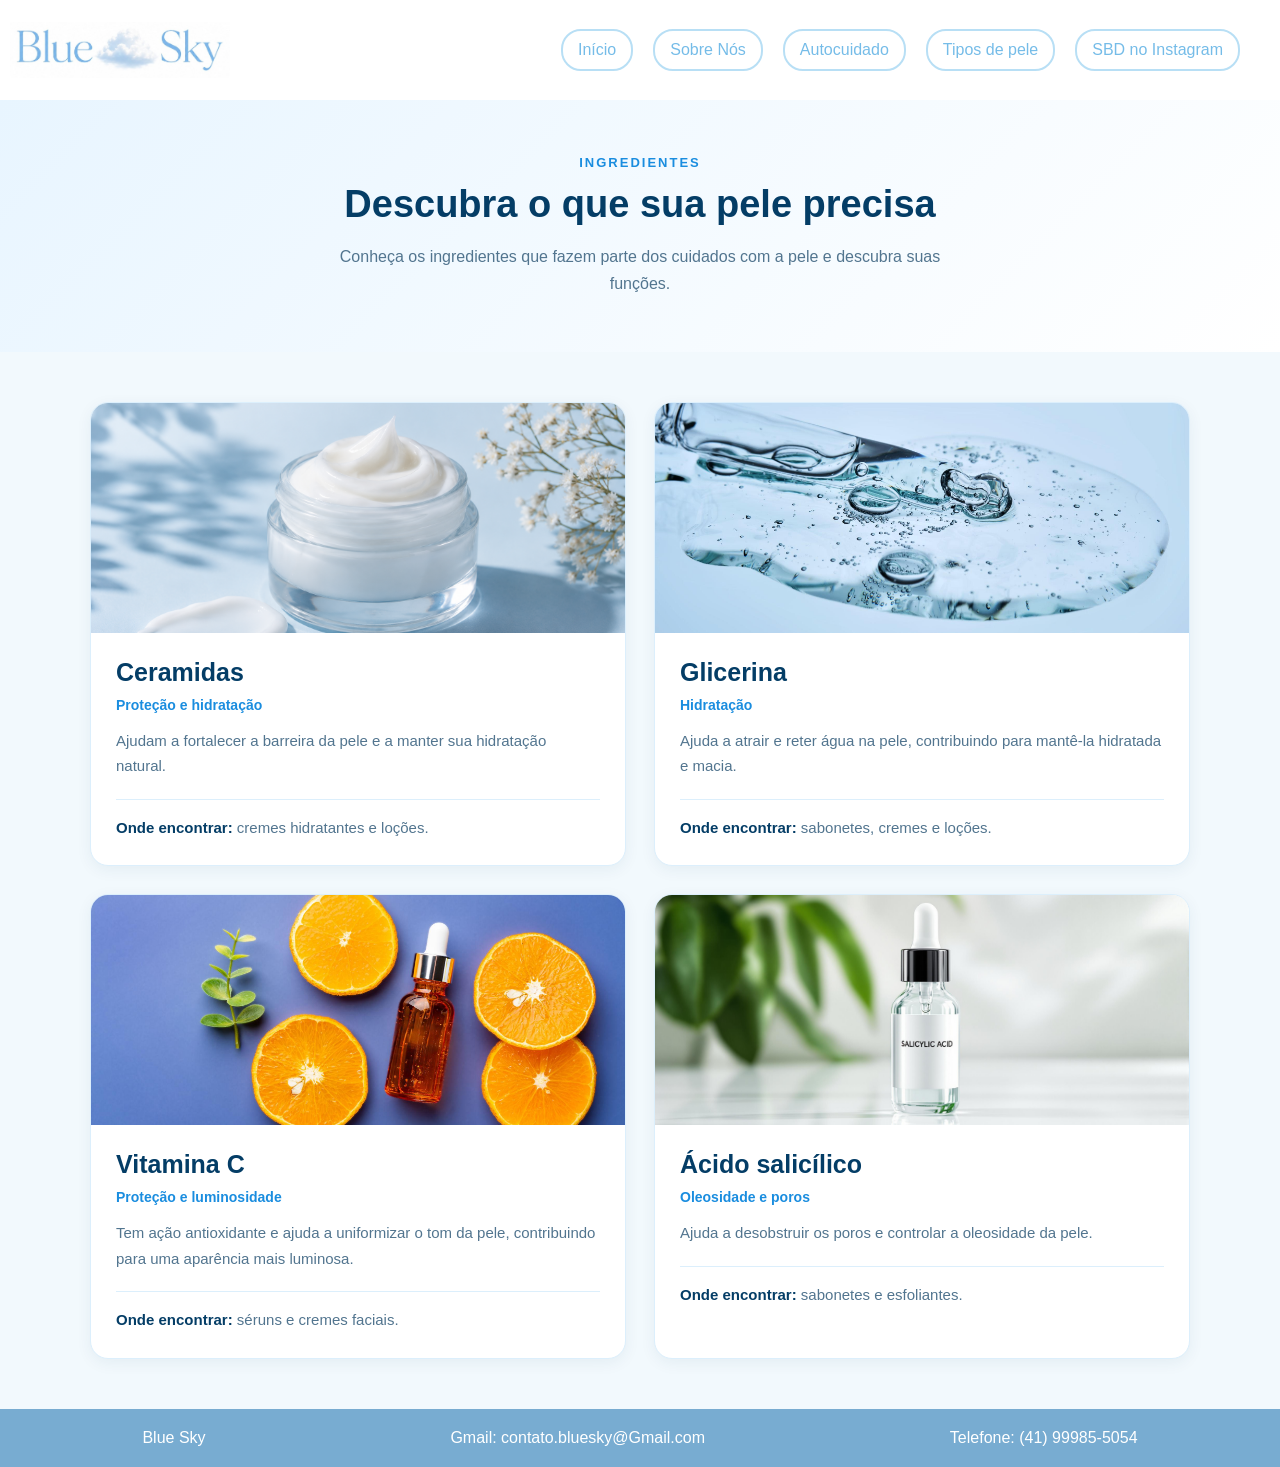
<file: ingrediente.html>
<!DOCTYPE html>
<html lang="pt-BR">

    <head>
        <meta charset="UTF-8">
        <meta name="viewport" content="width=device-width, initial-scale=1.0">

        <link rel="icon" type="image/png" href="img/Inicio/nuvem.png">
        <link rel="stylesheet" href="css/style.css">

        <title>Blue Sky | Ingredientes</title>
    </head>

    <body>

        <header class="header">

            <img src="img/Inicio/Logo_blue_sky_recortada.jpg"
            alt="Logo Blue Sky" class="logo">

            <nav>
                <a href="index.html"> Início </a>
                <a href="sobre.html">Sobre Nós</a>
                <a href="autocuidado.html">Autocuidado</a>
                <a href="tipos_de_pele.html">Tipos de pele</a>
                <a href="https://www.instagram.com/dermatologiasbd/" target="_blank">SBD no Instagram</a>
            </nav>
        </header>


    <main class="ingredientes-page">

        <div class="ingredientes-intro">
            <p>INGREDIENTES</p>

            <h1>Descubra o que sua pele precisa</h1>

            <p>
                Conheça os ingredientes que fazem parte
                dos cuidados com a pele e descubra suas funções.
            </p>
        </div>

        <div class="ingredientes-catalogo">

            <div class="ingrediente-card">
                <img src="img/ingredientes/creme.png"
                     alt="Creme hidratante com ceramidas">

                <div class="ingrediente-info">
                    <h2>Ceramidas</h2>

                    <p class="ingrediente-funcao">
                        Proteção e hidratação
                    </p>

                    <p>
                        Ajudam a fortalecer a barreira da pele
                        e a manter sua hidratação natural.
                    </p>

                    <p class="ingrediente-onde">
                        <strong>Onde encontrar:</strong>
                        cremes hidratantes e loções.
                    </p>
                </div>
            </div>

            <div class="ingrediente-card">
                <img src="img/ingredientes/Glicerina.jpg"
                     alt="Textura hidratante de glicerina">

                <div class="ingrediente-info">
                    <h2>Glicerina</h2>

                    <p class="ingrediente-funcao">
                        Hidratação
                    </p>

                    <p>
                        Ajuda a atrair e reter água na pele,
                        contribuindo para mantê-la hidratada
                        e macia.
                    </p>

                    <p class="ingrediente-onde">
                        <strong>Onde encontrar:</strong>
                        sabonetes, cremes e loções.
                    </p>
                </div>
            </div>

            <div class="ingrediente-card">
                <img src="img/ingredientes/Vitamina C.jpg"
                     alt="Vitamina C em produto de skincare">

                <div class="ingrediente-info">
                    <h2>Vitamina C</h2>

                    <p class="ingrediente-funcao">
                        Proteção e luminosidade
                    </p>

                    <p>
                        Tem ação antioxidante e ajuda a
                        uniformizar o tom da pele,
                        contribuindo para uma aparência
                        mais luminosa.
                    </p>

                    <p class="ingrediente-onde">
                        <strong>Onde encontrar:</strong>
                        séruns e cremes faciais.
                    </p>
                </div>
            </div>

            <div class="ingrediente-card">
                <img src="img/ingredientes/Ácido salicílico.jpg"
                     alt="Produto com ácido salicílico">

                <div class="ingrediente-info">
                    <h2>Ácido salicílico</h2>

                    <p class="ingrediente-funcao">
                        Oleosidade e poros
                    </p>

                    <p>
                        Ajuda a desobstruir os poros e
                        controlar a oleosidade da pele.
                    </p>

                    <p class="ingrediente-onde">
                        <strong>Onde encontrar:</strong>
                        sabonetes e esfoliantes.
                    </p>
                </div>
            </div>

        </div>

    </main>



        <footer class="footer">
            <p>Blue Sky</p>
            <p>Gmail: contato.bluesky@Gmail.com</p>
            <p>Telefone: (41) 99985-5054</p>
        </footer>
    
    </body>

</html>
</file>
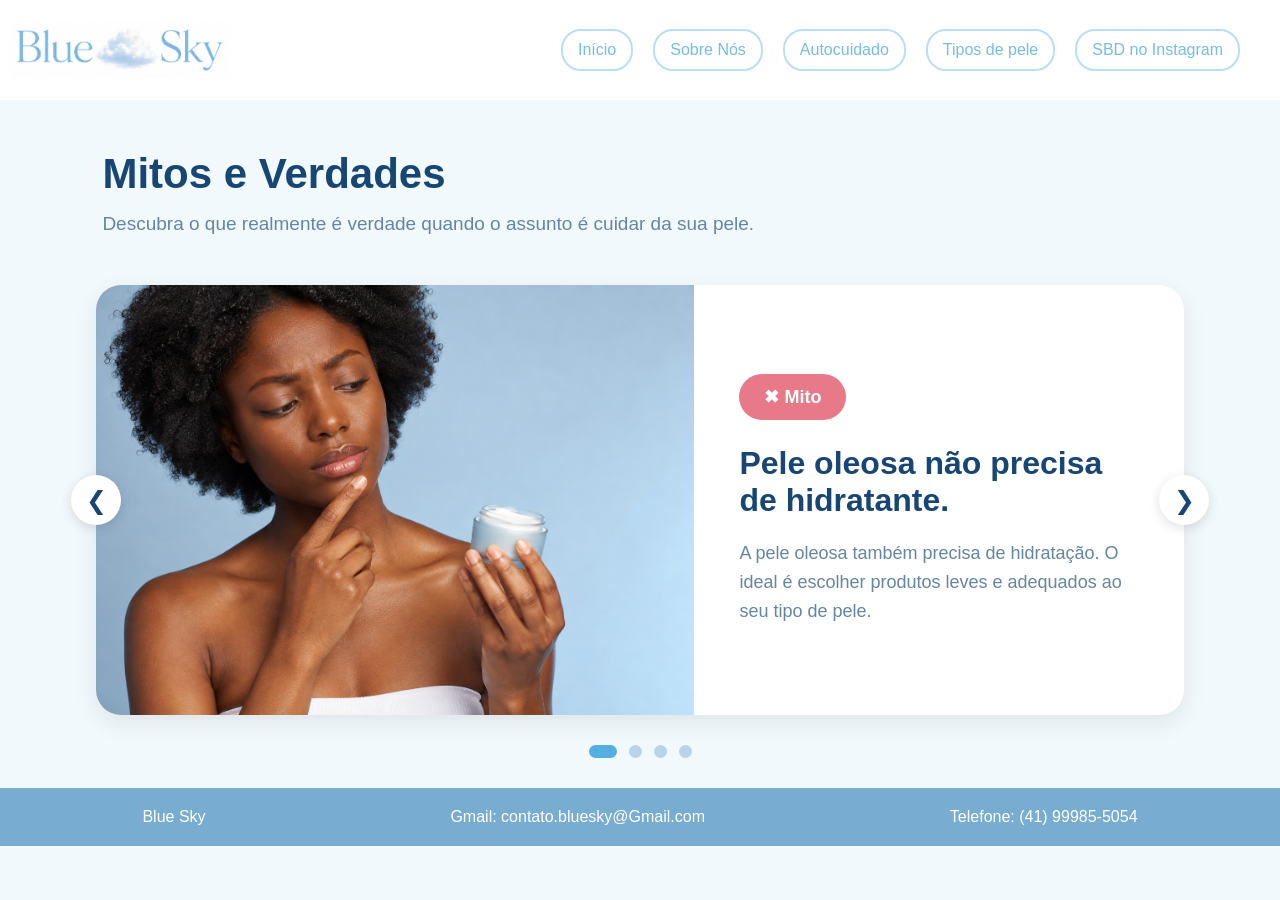
<file: mitos_verdades.html>
<!DOCTYPE html>
<html lang="pt-BR">

    <head>
        <meta charset="UTF-8">
        <meta name="viewport" content="width=device-width, initial-scale=1.0">

        <link rel="icon" type="image/png" href="img/Inicio/nuvem.png">
        <link rel="stylesheet" href="css/style.css">

        <title>Blue Sky | Mitos e Verdades</title>
    </head>

    <body>

        <header class="header">

            <img src="img/Inicio/Logo_blue_sky_recortada.jpg"
            alt="Logo Blue Sky" class="logo">

            <nav>
                <a href="index.html"> Início </a>
                <a href="sobre.html">Sobre Nós</a>
                <a href="autocuidado.html">Autocuidado</a>
                <a href="tipos_de_pele.html">Tipos de pele</a>
                <a href="https://www.instagram.com/dermatologiasbd/" target="_blank">SBD no Instagram</a>
            </nav>

        </header>
    

    <main>
    <div class="titulo">

        <h1>Mitos e Verdades</h1>

        <p>
            Descubra o que realmente é verdade
            quando o assunto é cuidar da sua pele.
        </p>

    </div>

    <div class="carrossel">


        <button type="button" class="seta esquerda" id="btnAnterior" aria-label="Conteúdo anterior">
            &#10094;
        </button>


        <div class="conteudo" aria-live="polite">

            <div class="imagem">

                <img id="imagem"
                src="img/mitos/hi.png"
                alt="Ilustração sobre cuidados com a pele">

            </div>


            <div class="informacao">

                <span class="classificacao" id="classificacao">
                    ✖ Mito
                </span>

                <h2 id="pergunta">
                    Pele oleosa não precisa de hidratante.
                </h2>

                <p id="resposta">
                    A pele oleosa também precisa de hidratação.
                    O ideal é escolher produtos leves e adequados
                    ao seu tipo de pele.
                </p>

            </div>

        </div>

        <button type="button" class="seta direita" id="btnProximo" aria-label="Próximo conteúdo">
            &#10095;
        </button>

    </div>


    <div class="indicadores" aria-label="Navegação do carrossel">

        <button type="button" class="ponto ativo" aria-label="Mostrar conteúdo 1" aria-pressed="true"></button>
        <button type="button" class="ponto" aria-label="Mostrar conteúdo 2" aria-pressed="false"></button>
        <button type="button" class="ponto" aria-label="Mostrar conteúdo 3" aria-pressed="false"></button>
        <button type="button" class="ponto" aria-label="Mostrar conteúdo 4" aria-pressed="false"></button>

    </div>
    </main>

        <footer class="footer">
            <p>Blue Sky</p>
            <p>Gmail: contato.bluesky@Gmail.com</p>
            <p>Telefone: (41) 99985-5054</p>
        </footer>
         <script src="js/mitos.js"></script>
    </body>

   
</html>
</file>
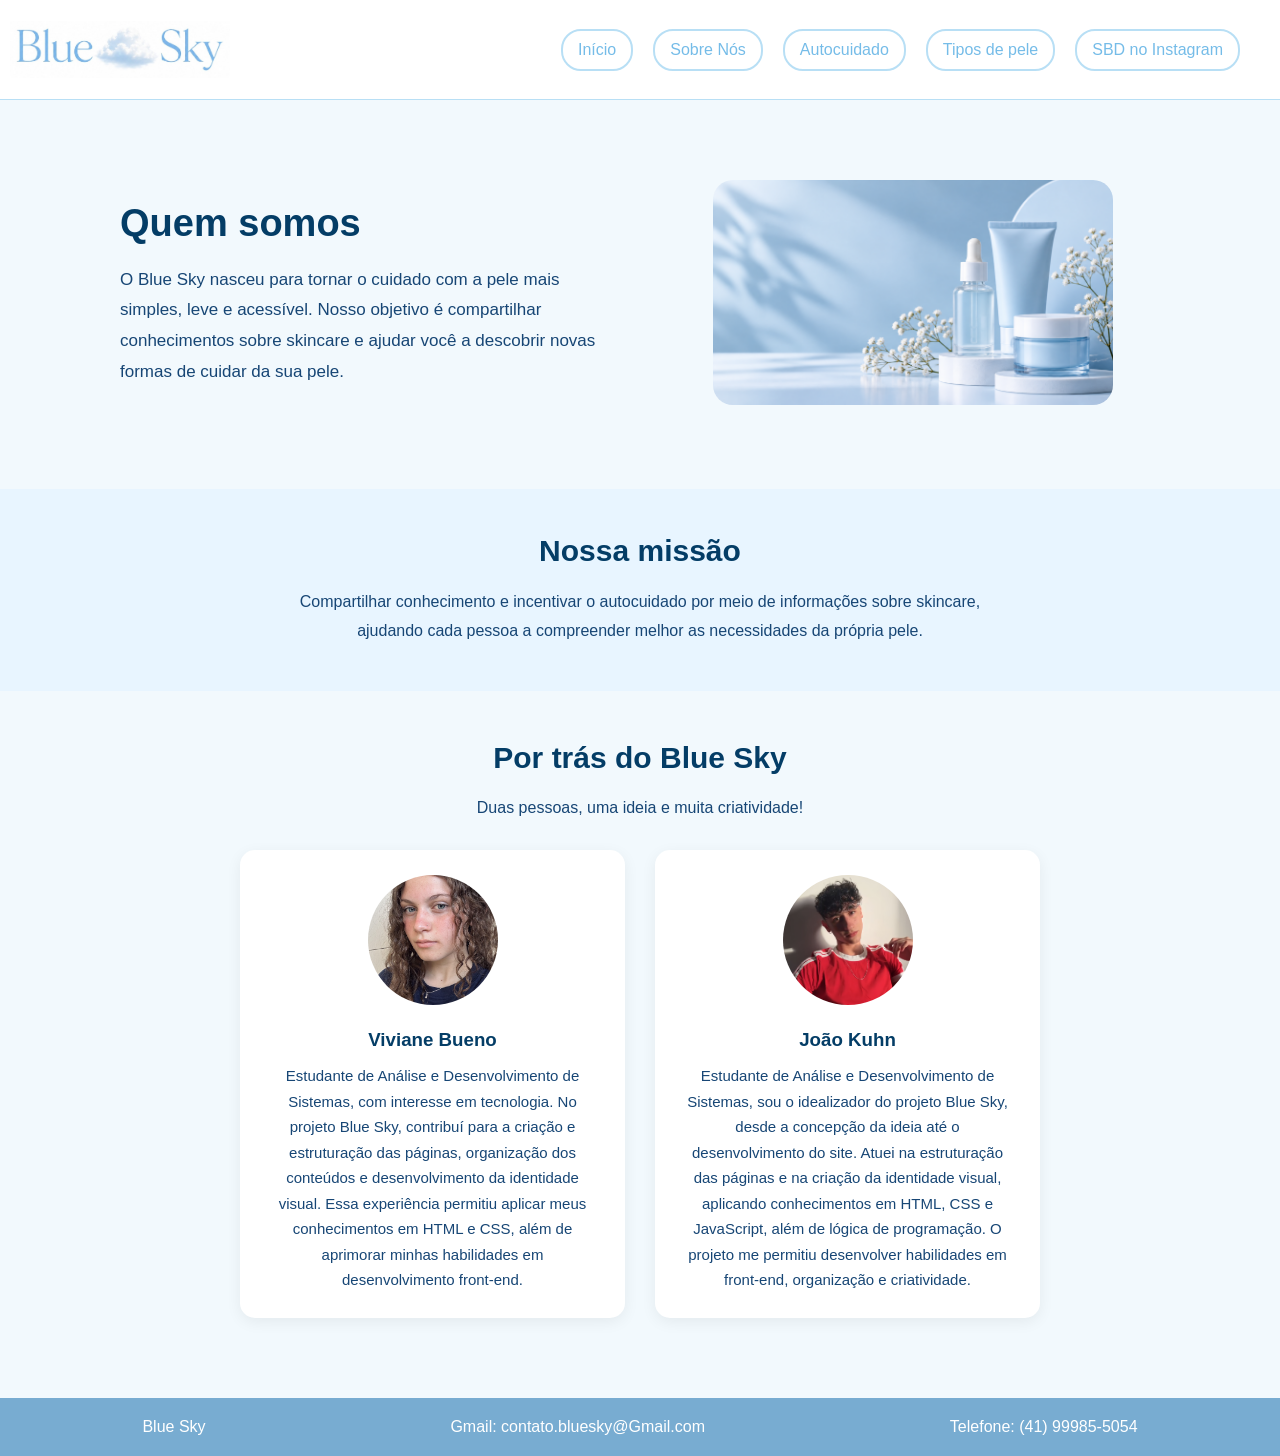
<file: sobre.html>
<!DOCTYPE html>
<html lang="pt-BR">

<head>
    <meta charset="UTF-8">
    <meta name="viewport" content="width=device-width, initial-scale=1.0">

    <link rel="icon" type="image/png" href="img/Inicio/nuvem.png">
    <link rel="stylesheet" href="css/style.css">

    <title>Blue Sky | Sobre Nós</title>
</head>

<body class="pagina-sobre">

    <header class="header">

        <img src="img/Inicio/Logo_blue_sky_recortada.jpg"
            alt="Logo Blue Sky" class="logo">

        <nav>
            <a href="index.html"> Início </a>
            <a href="sobre.html">Sobre Nós</a>
            <a href="autocuidado.html">Autocuidado</a>
            <a href="tipos_de_pele.html">Tipos de pele</a>
            <a href="https://www.instagram.com/dermatologiasbd/" target="_blank">SBD no Instagram</a>
        </nav>

    </header>

    <main>

        <section class="sobre-apresentacao">

            <div class="sobre-texto">

                <h1>Quem somos</h1>

                <p>
                    O Blue Sky nasceu para tornar o cuidado com a pele
                    mais simples, leve e acessível.

                    Nosso objetivo é compartilhar conhecimentos sobre
                    skincare e ajudar você a descobrir novas formas
                    de cuidar da sua pele.
                </p>

            </div>

            <div class="sobre-imagem">

                <img src="img/sobre nos/skincare.png"
                    alt="Produtos de cuidados com a pele">

            </div>

        </section>

        <section class="sobre-missao">

            <h2>Nossa missão</h2>

            <p>
                Compartilhar conhecimento e incentivar o autocuidado
                por meio de informações sobre skincare, ajudando
                cada pessoa a compreender melhor as necessidades
                da própria pele.
            </p>

        </section>

        <section class="equipe">

            <h2>Por trás do Blue Sky</h2>

            <p class="subtitulo">
                Duas pessoas, uma ideia e muita criatividade!
            </p>

            <div class="integrantes">

                <div class="integrante">

                    <img src="img/sobre nos/viviane1.jpeg"
                        alt="Foto de Viviane Bueno">

                    <h3>Viviane Bueno</h3>

                    <p>
                        Estudante de Análise e Desenvolvimento 
                        de Sistemas, com interesse em tecnologia. 
                        No projeto Blue Sky, contribuí para a criação e estruturação das
                        páginas, organização dos conteúdos e desenvolvimento da 
                        identidade visual. Essa experiência permitiu aplicar meus 
                        conhecimentos em HTML e CSS, além de aprimorar minhas habilidades 
                        em desenvolvimento front-end.
                    </p>

                </div>

                <div class="integrante">

                    <img src="img/sobre nos/joao.jpeg"
                        alt="Foto de João Kuhn">

                    <h3>João Kuhn</h3>

                    <p>
                        Estudante de Análise e Desenvolvimento de Sistemas, sou o idealizador do projeto Blue Sky, desde a concepção da ideia até o 
                        desenvolvimento do site. Atuei na estruturação das páginas e na criação da identidade visual, aplicando conhecimentos em HTML, 
                        CSS e JavaScript, além de lógica de programação. O projeto me permitiu desenvolver habilidades em front-end, organização e criatividade.                    
                    </p>

                </div>

            </div>

        </section>

    </main>
<footer class="footer">
    <p>Blue Sky</p>
    <p>Gmail: contato.bluesky@Gmail.com</p>
    <p>Telefone: (41) 99985-5054</p>
</footer>
</body>

</html>
</file>
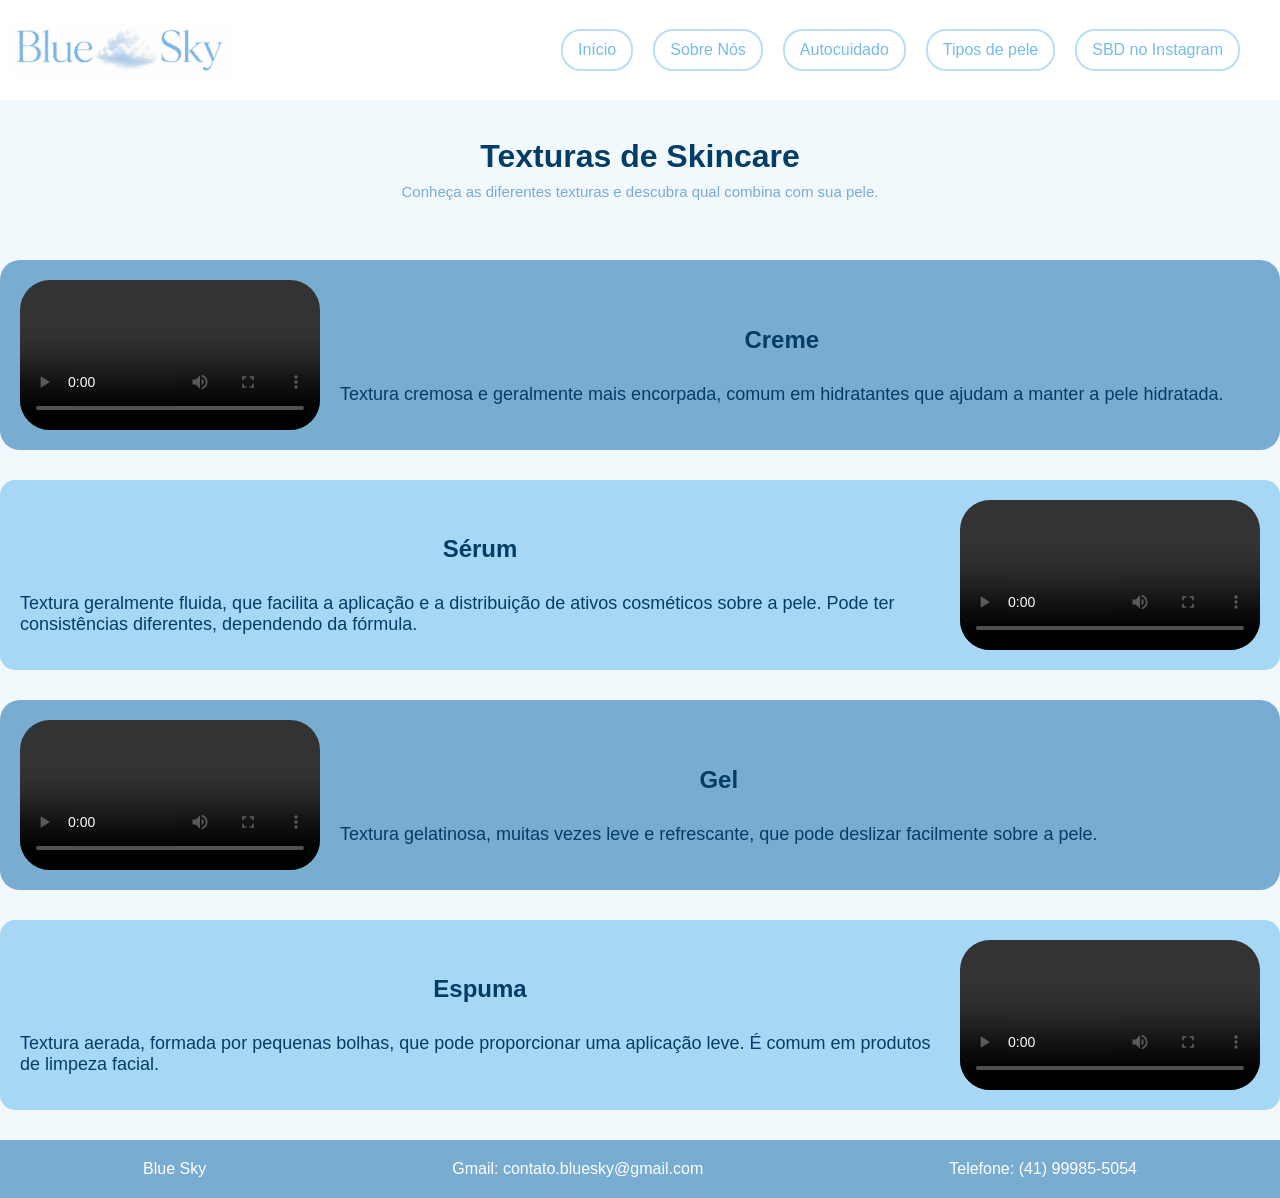
<file: textura.html>
<!DOCTYPE html>
<html lang="pt-BR">
<head>
    <meta charset="UTF-8">
    <meta name="viewport" content="width=device-width, initial-scale=1.0">
    <link rel="icon" type="image/png" href="img/Inicio/nuvem.png">
    <link rel="stylesheet" href="css/style.css">
    <title>Blue sky | Textura de Skincare </title>
</head>
<body>
    <header class="header">
        <img src="img/Inicio/Logo_blue_sky_recortada.jpg" alt="Logo Blue Sky" class="logo">
        <nav>
            <a href="index.html"> Início </a>
            <a href="sobre.html">Sobre Nós</a>
            <a href="autocuidado.html">Autocuidado</a>
            <a href="tipos_de_pele.html">Tipos de pele</a>
            <a href="https://www.instagram.com/dermatologiasbd/" target="_blank">SBD no Instagram</a>
        </nav>
    </header>

    <main>
        <div class="titulo-pagina">
        <h1>Texturas de Skincare</h1>
        <p>Conheça as diferentes texturas e descubra qual combina com sua pele.</p>
        </div>
        <div class="Texturas">
            <video 
                controls src="video/textura/creme.MP4">
            </video>
            <div class="texturah1ep">
                <h2 class="centerh2">Creme</h2>
                <p>Textura cremosa e geralmente mais encorpada, comum em hidratantes que ajudam a manter a pele hidratada.</p>
            </div>
        </div>

         <div class="Texturasd">
            <video 
                controls src="video/textura/serum1.mp4">
            </video>
            <div class="texturah1ep">
                <h2>Sérum</h2>
                <p>Textura geralmente fluida, que facilita a aplicação e a distribuição de ativos cosméticos sobre a pele. Pode ter consistências diferentes, dependendo da fórmula.</p>
            </div>
        </div>

         <div class="Texturas">
            <video 
                controls src="video/textura/gel.MP4">
            </video>

            <div class="texturah1ep">
                <h2>Gel</h2>
                <p>Textura gelatinosa, muitas vezes leve e refrescante, que pode deslizar facilmente sobre a pele.</p>
            </div>
            
        </div>

    <div class="Texturasd">

        <video controls>
            <source src="video/textura/1espuma.mp4" type="video/mp4">
        </video>

    <div class="texturah1ep">
        <h2>Espuma</h2>
        <p>Textura aerada, formada por pequenas bolhas, que pode proporcionar uma aplicação leve. É comum em produtos de limpeza facial.</p>
    </div>

</div>

</main>

  <footer class="footer">
        <p>Blue Sky</p>
        <p>Gmail: contato.bluesky@gmail.com</p>
        <p>Telefone: (41) 99985-5054</p>
    </footer>

</body>
</html>
</file>
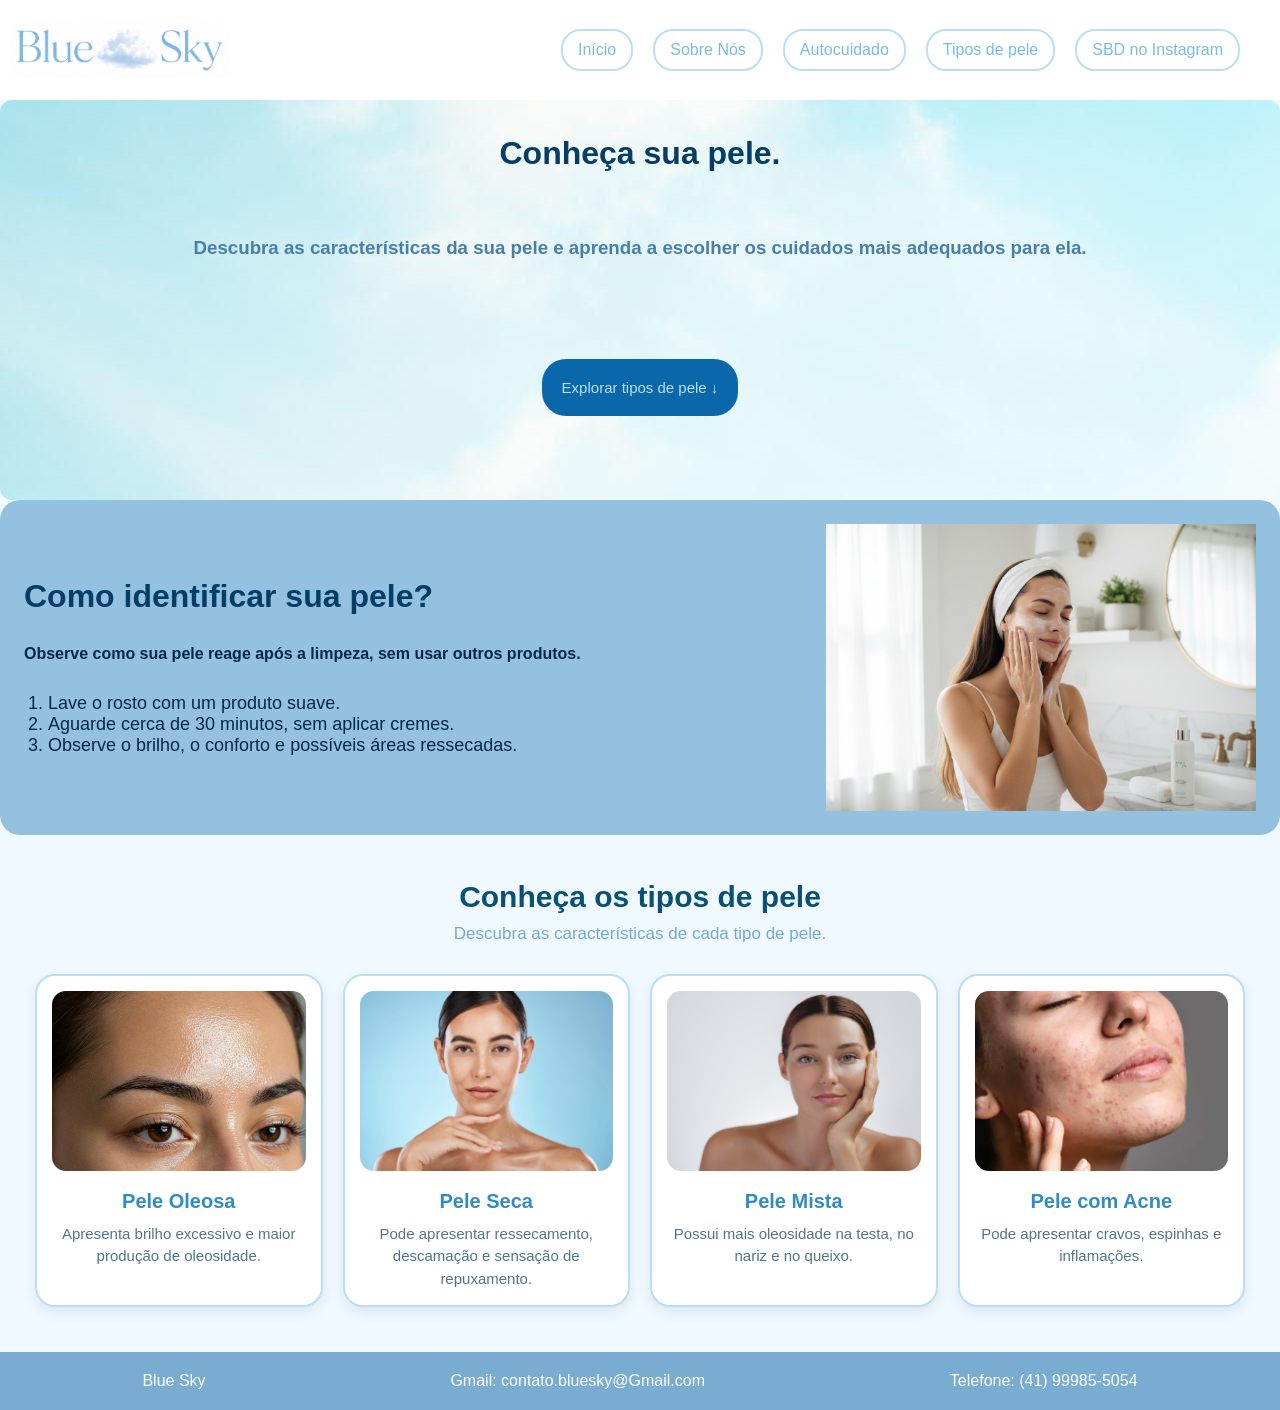
<file: tipos_de_pele.html>
<!DOCTYPE html>
<html lang="pt-BR">
<head>
    <meta charset="UTF-8">
    <link rel="stylesheet" href="css/style.css">
    <link rel="icon" type="image/png" href="img/Inicio/nuvem.png">
    <meta name="viewport" content="width=device-width, initial-scale=1.0">

    <title>Blue Sky | Tipos de Pele</title>
</head>
<body>
    <header class="header">

        <img src="img/Inicio/Logo_blue_sky_recortada.jpg" alt="Logo Blue Sky" class="logo">

        <nav>
            <a href="index.html"> Início </a>
            <a href="sobre.html">Sobre Nós</a>
            <a href="autocuidado.html">Autocuidado</a>
            <a href="tipos_de_pele.html">Tipos de pele</a>
            <a href="https://www.instagram.com/dermatologiasbd/" target="_blank">SBD no Instagram</a>
        </nav>

    </header>

    <div class="bannerT">

        <h1>Conheça sua pele.</h1>

        <h3>Descubra as características da sua pele e aprenda a escolher os cuidados mais adequados para ela.</h3>

        <a href="#tipos-pele" class="botao">
        Explorar tipos de pele ↓</a>

    </div>


    
    <div class="identificacao">
        
        
        <div class="texto">
            <h1>Como identificar sua pele?</h1>
        
            <h3>Observe como sua pele reage após a limpeza, sem usar outros produtos.</h3>        
        
            <ol>
                <li> Lave o rosto com um produto suave.</li>
                <li> Aguarde cerca de 30 minutos, sem aplicar cremes.</li>
                <li> Observe o brilho, o conforto e possíveis áreas ressecadas.</li>
            </ol>
        </div>

        <img src="img/Tipos_de_Pele/ROSTO.jpg" alt="">

    </div>

    
<main class="principal-tipos-pele" id="tipos-pele">

    <h2>Conheça os tipos de pele</h2>

    <p class="subtitulo-pele">
        Descubra as características de cada tipo de pele.
    </p>

    <div class="cartoes-pele">

        <div class="cartao-pele">
            <img src="img/Tipos_de_Pele/Pele_oleosa.jpg" alt="Pele oleosa">

            <h3>Pele Oleosa</h3>

            <p>
                Apresenta brilho excessivo e maior produção
                de oleosidade.
            </p>
        </div>

        <div class="cartao-pele">
            <img src="img/Tipos_de_Pele/Pele_Normal.jpg" alt="">

            <h3>Pele Seca</h3>

            <p>
                Pode apresentar ressecamento, descamação
                e sensação de repuxamento.
            </p>
        </div>

        <div class="cartao-pele">
            <img src="img/Tipos_de_Pele/Pele_mista.jpg" alt="Pele mista">

            <h3>Pele Mista</h3>

            <p>
                Possui mais oleosidade na testa, no nariz
                e no queixo.
            </p>
        </div>

        <div class="cartao-pele">
            <img src="img/Tipos_de_Pele/acne.webp" alt="Pele com acne">

            <h3>Pele com Acne</h3>

            <p>
                Pode apresentar cravos, espinhas
                e inflamações.
            </p>
        </div>

    </div>

</main>
    <footer class="footer">
        <p>Blue Sky</p>
        <p>Gmail: contato.bluesky@Gmail.com</p>
        <p>Telefone: (41) 99985-5054</p>
    </footer>
</body>
</html>
</file>
<file: css/style.css>
/* CSS do projeto Blue Sky */

* {
    margin: 0;
    padding: 0;
    box-sizing: border-box;
}

.header {
    position: relative;
    width: 100%;
    height: 100px;
    background-color:white;
    display: flex;
    align-items: center;
    justify-content: center;
}

.logo {
    position: absolute;
    left: 10px;
    width: 220px;
    height: 95px;
    max-width: 30%;
    object-fit: contain;
}
nav {
    display: flex;
    justify-content: flex-end;
    align-items: center;
    gap: 20px;
    width: 100%;
    margin-right: 40px;
}

nav a {
    display: inline-block;
    font-family: Arial, sans-serif;
    text-decoration: none;
    color: #75BCE8;
    border: 2px solid #B8DFF5;
    padding: 10px 15px;
    border-radius: 20px;
    transition: 0.3s ease;
}

nav a:hover {
    color: #1A8DDF;
    border-color: #1A8DDF;
}
.banner{
    width: 100%;
    height: 400px;
    border-radius: 12px;
    background-image:url(../img/Inicio/banner_sem_nuvem.jpeg);
    background-repeat: no-repeat;
    background-position: center;
    background-size: cover;
}
.retangulo-cartas {
    display: grid;
    grid-template-columns: repeat(3, minmax(0, 1fr));
    gap: 20px;
    width: min(1100px, calc(100% - 40px));
    margin: 30px auto;
}
.cartas{
    width: 100%;
    min-width: 0;
    min-height: 330px;
    height: auto;
    padding: 12px;
    align-items: center;
    background-color:#E8F5FF;
    border-radius: 18px;
    
    border: 1px solid #1a8ddf;
    display: flex;
    flex-direction: column;
    text-decoration: none;
    overflow: hidden;
    transition: transform 0.3s ease;
}

.cartas:hover {
    transform: translateY(-10px);
    border-color: #A9D4F0;
    box-shadow: 0 5px 14px #00000020;
}

.cartas img {
    width: 100%;
    height: 160px;
    object-fit: cover;
    display: block;
    border-radius: 12px;
}
.cartas h3 {
    font-family: Arial, Helvetica, sans-serif;
    text-align: center;
    margin-top: 10px;
    margin-bottom: 20px;
    font-size: 18px;
    color: #043d66;
}
.cartas p {
    font-family: Arial, Helvetica, sans-serif;
    text-align: center;
    color: #78ACD1;
}
.footer{
    font-family: Arial, sans-serif;
    display: flex;
    justify-content: space-around;
    align-items: center;
    background-color: #78ACD1;
    padding: 20px;
    color:#fff;
}

.pagina-contato header,
.pagina-guia header {
    border-bottom: 1px solid #B8DFF5;
}
.pagina-sobre header {
    border-bottom: 1px solid #B8DFF5;
}
.contato-container {
    width: 90%;
    max-width: 850px;
    margin: 55px auto;
    color: #043D66;
}
.contato-container > h2 {
    font-family: Arial, sans-serif;
    text-align: center;
    font-size: 30px;
    margin-bottom: 12px;
}
.contato-container > p {
    font-family: Arial, sans-serif;
    text-align: center;
    color: #52758F;
    margin-bottom: 30px;
    line-height: 1.6;
}

#contato-form {
    font-family: Arial, sans-serif;
    display: flex;
    flex-direction: column;
    gap: 10px;
    width: 100%;
    max-width: 650px;
    margin: 0 auto;
    padding: 30px;
    background-color: #E8F5FF;
    border: 1px solid #B8DFF5;
    border-radius: 20px;
    box-shadow: 0 5px 18px #00000010;
}
#contato-form label {
    font-family: Arial, sans-serif;
    font-weight: bold;
    color: #043D66;
    margin-top: 5px;
}
#contato-form input,
#contato-form select,
#contato-form textarea {
    font-family: Arial, sans-serif;
    width: 100%;
    padding: 13px;
    border: 1px solid #B8DFF5;
    border-radius: 10px;
    background-color: #FFFFFF;
    color: #043D66;
    font-family: Arial, sans-serif;
    font-size: 15px;
    outline: none;
    transition: border-color 0.2s, box-shadow 0.2s;
}
#contato-form input:focus,
#contato-form select:focus,
#contato-form textarea:focus {
    border-color: #1A8DDF;
    box-shadow: 0 0 0 3px #75BCE833;
}

#contato-form input:focus:invalid,
#contato-form select:focus:invalid,
#contato-form textarea:focus:invalid {
    border-color: #E57373;
}

#contato-form input:valid,
#contato-form select:valid,
#contato-form textarea:valid {
    border-color: #75BCE8;
}
#contato-form textarea {
    resize: vertical;
    min-height: 130px;
}

#contato-form button {
    margin-top: 12px;
    padding: 14px;
    background-color: #1A8DDF;
    color: #FFFFFF;
    border: none;
    border-radius: 25px;
    font-size: 16px;
    font-weight: bold;
    cursor: pointer;
    transition: background-color 0.2s, transform 0.2s;
}
#contato-form button:hover {
    background-color: #043D66;
    transform: translateY(-2px);
}

#aviso {
    margin: 20px auto;
    color: #043D66;
    font-weight: bold;
    text-align: center;
}

.mensagens {
    font-family: Arial, sans-serif;
    max-width: 750px;
    margin: 45px auto 0;
}
.mensagens h3 {
    font-family: Arial, sans-serif;
    text-align: center;
    font-size: 24px;
    margin-bottom: 20px;
    color: #043D66;
}
.mensagens p {
    font-family: Arial, sans-serif;
    text-align: center;
    color: #52758F;
    margin-bottom: 20px;
    line-height: 1.6;
}
.mensagem-card {
    margin: 15px 0;
    padding: 22px;
    background-color: #FFFFFF;
    border: 1px solid #A9D4F0;
    border-radius: 16px;
    box-shadow: 0 4px 12px #00000010;
    overflow-wrap: anywhere;
}
.mensagem-card p {
    margin: 9px 0;
    line-height: 1.5;
    color: #043D66;
}
.mensagem-card button {
    margin-top: 12px;
    padding: 10px 16px;
    background-color: #75BCE8;
    color: #FFFFFF;
    border: none;
    border-radius: 20px;
    cursor: pointer;
}
.mensagem-card button:hover {
    background-color: #043D66;
}

#listaMensagens {
    text-align: center;
    margin-top: 35px;
}

.mensagens {
    margin-top: 50px;
}

#listaMensagens:empty {
    margin-top: 35px;
}

.bannerT{
    background-image:url(../img/Tipos_de_Pele/banner.jpg) ;
    width: auto;
    height: 400px ;
    border-radius: 12px;
    display: flex;
    flex-direction: column;
    align-items: center;
}
.bannerT h1{
   margin-bottom: 30px;
   padding-top: 35px;
    text-decoration: none;
    color: #043d66;
}
.bannerT h3{
    color: #497fa7;
    padding-top: 35px;
}
.botao{
    padding: 20px;
    margin-top: 100px;
    border-radius: 24px;
    text-decoration: none;
    font-size: 15px;
    color: #B8DFF5;
    background-color: #0a67aa;
    transition: transform 0.3s ease;
}
.botao:hover{
    transform: translateY(-10px);
    border: 3px solid;
    border-color: #75BCE8;
    box-shadow: 0 5px 14px #00000020;
}
.identificacao {
    display: flex;
    align-items: center;
    gap: 24px;
    padding: 24px;
    background-color: #94c1e0;
    border-radius: 20px;
    min-height: 330px;
    width: 100%;
    height: auto;
}
.identificacao img {
    display: block;
    width: 100%;
    max-width: 430px;
    max-height: 330px;
    height: auto;
    margin-left: 0;
    object-fit: contain;
}
.texto {
    min-width: 0;
    flex: 1;
}
.texto h1 {
    padding-left: 0;
    margin: 30px 0;
    color: #043D66;
}
.texto h3 {
    color: #032944;
    padding-left: 0;
    font-size: 16px;
}
.texto ol {
    color: #032944;
    margin: 30px 0;
    font-size: 18px;
    padding-left: 24px;
}

.principal-tipos-pele {
    width: 100%;
    padding: 45px 35px;
    background-color: #f0f9ff;
    text-align: center;
}

.principal-tipos-pele h2 {
    color: #075078;
    font-size: 30px;
    margin-bottom: 10px;
}

.subtitulo-pele {
    color: #75a9d1;
    font-size: 17px;
    margin-bottom: 30px;
}

.cartoes-pele {
    display: flex;
    justify-content: center;
    align-items: stretch;
    gap: 20px;
    width: 100%;
}

.cartao-pele {
    flex: 1;
    min-width: 0;
    background-color: white;
    border: 2px solid #b8dff5;
    border-radius: 20px;
    padding: 15px;
    box-shadow: 0 5px 14px #00000015;
    transition: transform 0.3s;
}

.cartao-pele:hover {
    transform: translateY(-5px);
}

.cartao-pele img {
    width: 100%;
    height: 180px;
    object-fit: cover;
    border-radius: 14px;
}

.cartao-pele h3 {
    color: #318bc4;
    font-size: 20px;
    margin: 15px 0 10px;
}

.cartao-pele p {
    color: #52758d;
    font-size: 15px;
    line-height: 1.5;
}

body{
    font-family: Arial, Helvetica, sans-serif
}
.titulo-pagina {
    text-align: center;
    padding: 30px 20px;
    margin-bottom: 25px;
}
.titulo-pagina h1 {
    color: #043D66;
    font-size: 32px;
    font-weight: 600;
    margin: 8px 0;
}

.titulo-pagina p {
    color: #78ACD1;
    font-size: 15px;
    margin: 0;
}
.Texturas {
    display: flex;
    align-items: center;
    gap: 20px;
    width: 100%;
    padding: 20px;
    margin: 30px 0;
    background-color: #78ACD1;
    border-radius: 20px;
}
.Texturas video{
    border-radius: 30px;
}
.Texturasd video{
    border-radius: 30px;
}
.Texturasd {
    flex-direction: row-reverse;
    display: flex;
    align-items: center;
    gap: 20px;
    width: 100%;
    padding: 20px;
    margin: 30px 0;
    background-color:#a6d8f5;
    border-radius: 15px;
}
.texturah1ep{
    display: flex;
    flex-direction: column;
    align-items: stretch;
    gap: 10px;
}
.texturah1ep h2{
    text-align: center;
    margin: 20px;
    color: #043D66;
}
.texturah1ep p{
    font-size:large;
    color: #043D66;
}
.sobre-apresentacao {
    display: flex;
    align-items: center;
    justify-content: space-between;
    gap: 50px;
    max-width: 1100px;
    margin: 50px auto;
    padding: 30px;
}
.sobre-texto {
    flex: 1;
}
.sobre-texto h1 {
    color: #043D66;
    font-size: 38px;
    margin-bottom: 20px;
}
.sobre-texto p {
    font-size: 17px;
    line-height: 1.8;
}
.sobre-imagem {
    flex: 1;
    text-align: center;
}
.sobre-imagem img {
    width: 100%;
    max-width: 400px;
    border-radius: 20px;
}

.sobre-missao {
    background-color: #E8F5FF;
    padding: 45px 25px;
    text-align: center;
}
.sobre-missao h2,
.equipe h2 {
    color: #043D66;
    font-size: 30px;
    margin-bottom: 20px;
}
.sobre-missao p {
    max-width: 750px;
    margin: 0 auto;
    line-height: 1.8;
    font-size: 16px;
}

.equipe {
    padding: 50px 25px;
    text-align: center;
}
.subtitulo {
    margin-bottom: 30px;
    line-height: 1.6;
}
.integrantes {
    display: grid;
    grid-template-columns: repeat(2, minmax(0, 1fr));
    gap: 30px;
    max-width: 800px;
    margin: 30px auto;
}
.integrante {
    background-color: #FFFFFF;
    padding: 25px;
    border-radius: 15px;
    text-align: center;
    box-shadow: 0 4px 15px #00000010;
}
.integrante img {
    width: 130px;
    height: 130px;
    object-fit: cover;
    border-radius: 50%;
}
.integrante h3 {
    color: #043D66;
    margin: 20px 0 12px;
}
.integrante p {
    line-height: 1.7;
    font-size: 15px;
}

body {
    background-color: #F2F9FD;
    font-family: Arial, sans-serif;
    color: #174675;
}
.titulo {
    padding: 50px 8% 30px;
}
.titulo h1 {
    font-size: 42px;
    margin-bottom: 15px;
    color: #174675;
}
.titulo p {
    font-size: 19px;
    color: #6485A3;
}
.carrossel {
    width: 85%;
    max-width: 1250px;
    margin: 20px auto;
    position: relative;
}
.conteudo {
    display: flex;
    background-color: white;
    border-radius: 25px;
    overflow: hidden;
    min-height: 430px;
    box-shadow: 0 8px 25px #00000015;
}
.imagem {
    width: 55%;
}
.imagem img {
    width: 100%;
    height: 430px;
    object-fit: cover;
    display: block;
}
.informacao {
    width: 45%;
    padding: 45px;
    display: flex;
    flex-direction: column;
    justify-content: center;
}
.classificacao {
    background-color: #E87989;
    color: white;
    padding: 12px 25px;
    border-radius: 30px;
    width: fit-content;
    margin-bottom: 25px;
    font-weight: bold;
    font-size: 18px;
}
.verdade {
    background-color: #65BFA0;
}
.informacao h2 {
    font-size: 32px;
    margin-bottom: 20px;
    color: #174675;
}
.informacao p {
    font-size: 18px;
    line-height: 1.6;
    color: #6485A3;
}
.seta {
    position: absolute;
    top: 50%;
    transform: translateY(-50%);
    width: 50px;
    height: 50px;
    border: none;
    border-radius: 50%;
    background-color: white;
    color: #174675;
    font-size: 25px;
    cursor: pointer;
    box-shadow: 0 3px 12px #00000020;
    transition: 0.3s;
}
.seta:hover {
    background-color: #DDF1FF;
    transform: translateY(-50%) scale(1.1);
}
.esquerda {
    left: -25px;
}
.direita {
    right: -25px;
}

.indicadores {
    display: flex;
    justify-content: center;
    gap: 12px;
    margin: 30px;
}
.ponto {
    width: 13px;
    height: 13px;
    border-radius: 50%;
    border: none;
    background-color: #B9D3E8;
    cursor: pointer;
    transition: 0.3s;
}
.ponto.ativo {
    background-color: #55AEE0;
    width: 28px;
    border-radius: 20px;
}

.pagina-dicionario {
    width: 100%;
    padding-bottom: 40px;
}

.dicionario-introducao {
    max-width: 850px;
    width: calc(100% - 40px);
    margin: 65px auto 45px;
    text-align: center;
}
.dicionario-introducao span {
    color: #1A8DDF;
    font-size: 13px;
    font-weight: bold;
    letter-spacing: 2px;
}
.dicionario-introducao h1 {
    color: #043D66;
    font-size: 38px;
    margin: 12px 0;
}
.dicionario-introducao p {
    color: #5C7180;
    font-size: 16px;
    line-height: 1.7;
}

.dicionario-pesquisa {
    max-width: 750px;
    width: calc(100% - 40px);
    margin: 0 auto 65px;
    text-align: center;
}
.dicionario-pesquisa h2 {
    color: #043D66;
    font-size: 25px;
    margin-bottom: 10px;
}
.dicionario-pesquisa p {
    color: #6B7D89;
    margin-bottom: 22px;
}
.campo-pesquisa {
    display: flex;
    align-items: center;
    gap: 10px;
}
.campo-pesquisa input {
    flex: 1;
    min-width: 0;
    padding: 15px 18px;
    border: 1px solid #B8DFF5;
    border-radius: 10px;
    outline: none;
    font-size: 15px;
    background: #FFFFFF;
    color: #043D66;
}
.campo-pesquisa input:focus {
    border-color: #1A8DDF;
    box-shadow: 0 0 0 3px #75BCE830;
}
.campo-pesquisa button {
    padding: 15px 22px;
    border: none;
    border-radius: 10px;
    background: #043D66;
    color: #FFFFFF;
    font-size: 14px;
    cursor: pointer;
    transition: 0.3s;
}
.campo-pesquisa button:hover {
    background: #1A8DDF;
}

.grupo-dicionario {
    max-width: 1100px;
    width: calc(100% - 40px);
    margin: 0 auto 65px;
}
.titulo-categoria {
    margin-bottom: 25px;
}
.titulo-categoria h2 {
    color: #043D66;
    font-size: 27px;
    margin-bottom: 8px;
}
.titulo-categoria p {
    color: #6B7D89;
    line-height: 1.6;
}

.grade-termos {
    display: grid;
    grid-template-columns: repeat(2, minmax(0, 1fr));
    gap: 22px;
}
.card-termo {
    position: relative;
    padding: 28px;
    background: #FFFFFF;
    border: 1px solid #DCEFFC;
    border-radius: 15px;
    box-shadow: 0 4px 14px #043D6610;
    transition: 0.3s;
}
.card-termo:hover {
    transform: translateY(-4px);
    box-shadow: 0 7px 20px #043D661C;
    border-color: #A9D4F0;
}
.numero-card {
    display: inline-block;
    margin-bottom: 13px;
    padding: 6px 11px;
    border-radius: 20px;
    background: #E8F5FF;
    color: #1A8DDF;
    font-size: 12px;
    font-weight: bold;
}
.card-termo h3 {
    color: #043D66;
    font-size: 20px;
    margin-bottom: 10px;
}
.card-termo p {
    color: #5C7180;
    font-size: 14px;
    line-height: 1.7;
}

.tabela-cards {
    width: 100%;
}
.tabela-ingredientes {
    width: 100%;
    border-collapse: separate;
    border-spacing: 0;
}

.tabela-ingredientes thead {
    position: absolute;
    width: 1px;
    height: 1px;
    padding: 0;
    margin: -1px;
    overflow: hidden;
    clip: rect(0, 0, 0, 0);
    white-space: nowrap;
    border: 0;
}
.tabela-ingredientes tbody {
    display: grid;
    grid-template-columns: repeat(2, minmax(0, 1fr));
    gap: 22px;
}
.tabela-ingredientes tbody tr {
    display: grid;
    grid-template-columns: 1fr 1fr;
    gap: 16px;
    padding: 28px;
    background: #FFFFFF;
    border: 1px solid #DCEFFC;
    border-radius: 15px;
    box-shadow: 0 4px 14px #043D6610;
    transition: transform 0.3s ease, box-shadow 0.3s ease, border-color 0.3s ease;
}
.tabela-ingredientes tbody tr:hover {
    transform: translateY(-4px);
    border-color: #A9D4F0;
    box-shadow: 0 7px 20px #043D661C;
}
.tabela-ingredientes td {
    display: flex;
    flex-direction: column;
    gap: 6px;
    color: #5C7180;
    font-size: 13px;
    line-height: 1.5;
}
.tabela-ingredientes td::before {
    content: attr(data-label);
    color: #1A8DDF;
    font-size: 11px;
    font-weight: bold;
    text-transform: uppercase;
    letter-spacing: 0.5px;
}
.tabela-ingredientes td strong {
    color: #043D66;
    font-size: 17px;
}

.mensagem-vazia {
    max-width: 750px;
    width: calc(100% - 40px);
    margin: 0 auto 50px;
    padding: 25px;
    text-align: center;
    color: #34566D;
    background: #E8F5FF;
    border-radius: 12px;
    line-height: 1.6;
}

.dicionario-final {
    max-width: 850px;
    width: calc(100% - 40px);
    margin: 70px auto 30px;
    padding: 40px 25px;
    text-align: center;
    background: #E8F5FF;
    border-radius: 18px;
}
.dicionario-final h2 {
    color: #043D66;
    font-size: 25px;
    margin-bottom: 12px;
}
.dicionario-final p {
    color: #5C7180;
    line-height: 1.7;
    margin-bottom: 22px;
}
.dicionario-final a {
    display: inline-block;
    padding: 13px 22px;
    background: #043D66;
    color: #FFFFFF;
    border-radius: 9px;
    text-decoration: none;
    transition: 0.3s;
}
.dicionario-final a:hover {
    background: #1A8DDF;
}

.guia-banner {
    min-height: 380px;
    background:
    linear-gradient(to top, rgba(4, 61, 102, 0.95), rgba(4, 61, 102, 0.45)),
    url("../img/guia/banner-guia.jpg") center/cover no-repeat;
    display: flex;
    align-items: center;
    padding: 50px 9%;
}
.guia-banner-texto {
    max-width: 550px;
    color: white;
}
.guia-banner-texto span,
.guia-audio-conteudo span {
    font-size: 12px;
    letter-spacing: 2px;
    font-weight: bold;
}
.guia-banner h1 {
    font-size: 42px;
    margin: 15px 0;
}
.guia-banner p {
    font-size: 16px;
    line-height: 1.8;
}
.guia-botao {
    display: inline-block;
    margin-top: 20px;
    padding: 13px 25px;
    background: white;
    color: #043D66;
    border-radius: 25px;
    text-decoration: none;
    font-weight: bold;
    transition: 0.3s;
}
.guia-botao:hover {
    background: #B8DFF5;
    transform: translateY(-3px);
}

.guia-introducao {
    max-width: 850px;
    margin: 65px auto;
    padding: 0 25px;
    text-align: center;
}
.guia-introducao h2,
.guia-passos h2,
.guia-tabela h2,
.guia-dicas h2,
.guia-explorar h2 {
    color: #043D66;
    font-size: 29px;
    text-align: center;
}
.guia-introducao p {
    color: #555;
    line-height: 1.9;
    font-size: 16px;
}

.guia-passos {
    padding: 45px 7%;
    background: #E8F5FF;
}
.guia-subtitulo {
    text-align: center;
    color: #657D8D;
    margin: 15px 0 35px;
    line-height: 1.7;
}
.guia-cards {
    display: grid;
    grid-template-columns: repeat(4, 1fr);
    gap: 22px;
    max-width: 1150px;
    margin: auto;
}
.guia-card {
    background: white;
    border-radius: 15px;
    overflow: hidden;
    box-shadow: 0 4px 15px #00000010;
    transition: 0.3s;
}
.guia-card:hover {
    transform: translateY(-6px);
    box-shadow: 0 8px 20px #00000020;
}
.guia-card img {
    width: 100%;
    height: 190px;
    object-fit: cover;
}
.guia-card div {
    padding: 20px;
}
.guia-card span {
    color: #1A8DDF;
    font-weight: bold;
    font-size: 14px;
}
.guia-card h3 {
    color: #043D66;
    margin: 10px 0;
    font-size: 20px;
}
.guia-card p {
    color: #666;
    line-height: 1.7;
    font-size: 14px;
}

.guia-tabela {
    padding: 65px 7%;
}
.tabela-responsiva {
    max-width: 1000px;
    margin: auto;
    overflow-x: auto;
}
.guia-tabela table {
    width: 100%;
    border-collapse: collapse;
    background: white;
    text-align: center;
}
.guia-tabela th {
    background: #75BCE8;
    color: #043D66;
    padding: 18px;
}
.guia-tabela td {
    padding: 17px;
    border-bottom: 1px solid #DCEBF5;
    color: #555;
    line-height: 1.6;
}
.guia-tabela td:first-child {
    font-weight: bold;
    color: #043D66;
}
.guia-tabela tr:hover td {
    background: #E8F5FF;
}

.guia-dicas {
    background: #E8F5FF;
    padding: 60px 7%;
}
.guia-dicas-lista {
    max-width: 850px;
    margin: auto;
    display: flex;
    flex-direction: column;
    gap: 15px;
}
.guia-dica {
    background: white;
    padding: 18px 22px;
    border-radius: 12px;
    display: flex;
    align-items: center;
    gap: 20px;
    box-shadow: 0 3px 10px #00000008;
}
.guia-dica span {
    color: #1A8DDF;
    font-weight: bold;
    font-size: 18px;
}
.guia-dica p {
    color: #555;
    line-height: 1.6;
}

.guia-audio {
    padding: 65px 20px;
    background: linear-gradient(135deg, #75BCE8, #E8F5FF);
}
.guia-audio-conteudo {
    max-width: 700px;
    margin: auto;
    text-align: center;
    background: white;
    padding: 40px;
    border-radius: 20px;
    box-shadow: 0 5px 20px #00000010;
}
.guia-audio-conteudo span {
    color: #1A8DDF;
}
.guia-audio-conteudo h2 {
    color: #043D66;
    font-size: 27px;
    margin: 15px 0;
}
.guia-audio-conteudo p {
    color: #657D8D;
    line-height: 1.8;
    margin-bottom: 25px;
}
.guia-audio audio {
    width: 100%;
    max-width: 450px;
}

.guia-explorar {
    padding: 65px 7%;
}
.guia-explorar-cards {
    display: grid;
    grid-template-columns: repeat(2, 1fr);
    gap: 22px;
    max-width: 1050px;
    margin: auto;
}
.guia-explorar-card {
    background: #E8F5FF;
    border: 1px solid #B8DFF5;
    padding: 28px;
    border-radius: 15px;
    text-decoration: none;
    transition: 0.3s;
}
.guia-explorar-card:hover {
    transform: translateY(-5px);
    box-shadow: 0 5px 15px #00000015;
}
.guia-explorar-card h3 {
    color: #043D66;
    margin-bottom: 12px;
}
.guia-explorar-card p {
    color: #657D8D;
    line-height: 1.6;
    margin-bottom: 20px;
}
.guia-explorar-card span {
    color: #1A8DDF;
    font-weight: bold;
}

.pagina-autocuidado {
    background-color: #FFFFFF;
    color: #043D66;
    font-family: 'Lucida Sans', sans-serif;
}
.pagina-autocuidado header {
    position: relative;
    width: 100%;
    min-height: 100px;
    height: auto;
    padding: 10px 7%;
    background-color: #FFFFFF;
    display: flex;
    align-items: center;
    justify-content: space-between;
    gap: 20px;
    border-bottom: 1px solid #B8DFF5;
}
.pagina-autocuidado .logo {
    position: static;
    display: block;
    width: 180px;
    max-width: 25%;
    height: 80px;
    object-fit: contain;
}
.pagina-autocuidado nav {
    display: flex;
    align-items: center;
    justify-content: flex-end;
    flex-wrap: wrap;
    gap: 12px;
    width: auto;
    margin: 0;
}
.pagina-autocuidado nav a {
    padding: 9px 13px;
    border: 1px solid #B8DFF5;
    border-radius: 20px;
    color: #043D66;
    font-family: Arial, sans-serif;
    font-size: 13px;
    text-decoration: none;
    transition: 0.3s;
}
.pagina-autocuidado nav a:hover {
    background-color: #E8F5FF;
    color: #1A8DDF;
}

.pagina-autocuidado .banner-autocuidado {
    min-height: 370px;
    padding: 65px 10%;
    display: flex;
    align-items: center;
    background:
        url("../img/autocuidado/banner-autocuidado.jpg") center/cover no-repeat;
}
.pagina-autocuidado .conteudo-banner {
    max-width: 650px;
}
.pagina-autocuidado .conteudo-banner span,
.pagina-autocuidado .titulo-secao span {
    color: #318594;
    font-size: 12px;
    font-weight: bold;
    letter-spacing: 2px;
}
.pagina-autocuidado .conteudo-banner h1 {
    margin: 18px 0;
    color: #043D66;
    font-size: 42px;
    line-height: 1.3;
}
.pagina-autocuidado .conteudo-banner p {
    color: #376987;
    font-size: 15px;
    line-height: 1.8;
}

.pagina-autocuidado .introducao {
    max-width: 850px;
    margin: 75px auto;
    padding: 0 25px;
    text-align: center;
}
.pagina-autocuidado .introducao h2 {
    margin-bottom: 20px;
    color: #043D66;
    font-size: 27px;
}
.pagina-autocuidado .introducao p {
    color: #64869F;
    font-size: 14px;
    line-height: 1.9;
}

.pagina-autocuidado .titulo-secao {
    margin-bottom: 40px;
    text-align: center;
}
.pagina-autocuidado .titulo-secao h2 {
    margin: 12px 0;
    color: #043D66;
    font-size: 28px;
}
.pagina-autocuidado .titulo-secao p {
    color: #64869F;
    font-size: 14px;
    line-height: 1.7;
}

.pagina-autocuidado .momentos {
    max-width: 1100px;
    margin: 0 auto;
    padding: 20px 25px 70px;
}
.pagina-autocuidado .momento-card {
    display: flex;
    align-items: center;
    min-height: 290px;
    margin-bottom: 30px;
    overflow: hidden;
    background-color: #F5FAFE;
    border-radius: 16px;
}
.pagina-autocuidado .momento-card.invertido {
    flex-direction: row-reverse;
}
.pagina-autocuidado .imagem-momento {
    flex-shrink: 0;
    width: 45%;
    height: 320px;
}
.pagina-autocuidado .imagem-momento img {
    display: block;
    width: 100%;
    height: 100%;
    object-fit: cover;
}
.pagina-autocuidado .texto-momento {
    flex: 1;
    padding: 35px 40px;
}
.pagina-autocuidado .horario {
    color: #318594;
    font-size: 12px;
    font-weight: bold;
    letter-spacing: 1.5px;
}
.pagina-autocuidado .texto-momento h3 {
    margin: 15px 0;
    color: #043D66;
    font-size: 23px;
}
.pagina-autocuidado .texto-momento p {
    margin-bottom: 18px;
    color: #64869F;
    font-size: 13px;
    line-height: 1.8;
}
.pagina-autocuidado .texto-momento ul {
    padding-left: 20px;
}
.pagina-autocuidado .texto-momento li {
    color: #376987;
    font-size: 13px;
    line-height: 2;
}

.pagina-autocuidado .habitos {
    padding: 75px 7%;
    background-color: #F5FAFE;
}
.pagina-autocuidado .cards-habitos {
    display: grid;
    grid-template-columns: repeat(4, minmax(0, 1fr));
    gap: 22px;
    max-width: 1100px;
    margin: auto;
}
.pagina-autocuidado .habito-card {
    overflow: hidden;
    background-color: #FFFFFF;
    border-radius: 14px;
    box-shadow: 0 4px 15px #0000000D;
    transition: 0.3s;
}
.pagina-autocuidado .habito-card:hover {
    transform: translateY(-5px);
    box-shadow: 0 8px 20px #00000018;
}
.pagina-autocuidado .habito-card img {
    width: 100%;
    height: 175px;
    object-fit: cover;
}
.pagina-autocuidado .conteudo-habito {
    padding: 22px;
}
.pagina-autocuidado .conteudo-habito h3 {
    margin-bottom: 12px;
    color: #043D66;
    font-size: 17px;
}
.pagina-autocuidado .conteudo-habito p {
    color: #64869F;
    font-size: 12px;
    line-height: 1.8;
}

.pagina-autocuidado .lembrete {
    padding: 75px 20px;
    background: linear-gradient(120deg, #B8DFF5, #E8F5FF);
    text-align: center;
}
.pagina-autocuidado .conteudo-lembrete {
    max-width: 700px;
    margin: auto;
}
.pagina-autocuidado .conteudo-lembrete span {
    color: #318594;
    font-size: 13px;
    font-weight: bold;
    letter-spacing: 2px;
}
.pagina-autocuidado .conteudo-lembrete h2 {
    margin: 18px 0;
    color: #043D66;
    font-size: 29px;
}
.pagina-autocuidado .conteudo-lembrete p {
    color: #376987;
    font-size: 14px;
    line-height: 1.9;
}
.pagina-autocuidado footer {
    padding: 25px;
    background-color: #DCEFFA;
    color: #376987;
    font-size: 13px;
    text-align: center;
}

.ingredientes-page {
    width: 100%;
    color: #043D66;
}

.ingredientes-intro {
    padding: 55px 20px;
    background: linear-gradient(135deg, #E8F5FF, #FFFFFF);
    text-align: center;
}

.ingredientes-intro p:first-child {
    margin-bottom: 12px;
    color: #1A8DDF;
    font-size: 13px;
    font-weight: bold;
    letter-spacing: 2px;
}

.ingredientes-intro h1 {
    margin: 0 auto 15px;
    color: #043D66;
    font-size: clamp(28px, 4vw, 38px);
    line-height: 1.2;
}

.ingredientes-intro p:last-child {
    max-width: 650px;
    margin: 0 auto;
    color: #52758F;
    font-size: 16px;
    line-height: 1.7;
}

.ingredientes-catalogo {
    display: grid;
    grid-template-columns: repeat(2, minmax(0, 1fr));
    gap: 28px;
    width: min(1100px, calc(100% - 40px));
    margin: 50px auto;
}

.ingrediente-card {
    min-width: 0;
    overflow: hidden;
    background: #FFFFFF;
    border: 1px solid #DCEFFC;
    border-radius: 18px;
    box-shadow: 0 4px 15px #043D6610;
    transition: transform 0.3s ease, box-shadow 0.3s ease;
}

.ingrediente-card:hover {
    transform: translateY(-5px);
    box-shadow: 0 8px 22px #043D661A;
}

.ingrediente-card img {
    display: block;
    width: 100%;
    height: 230px;
    object-fit: cover;
}

.ingrediente-info {
    padding: 25px;
}

.ingrediente-info h2 {
    margin: 0 0 10px;
    color: #043D66;
    font-size: 25px;
}

.ingrediente-funcao {
    margin-bottom: 15px;
    color: #1A8DDF;
    font-size: 14px;
    font-weight: bold;
}

.ingrediente-info p:not(.ingrediente-funcao) {
    color: #52758F;
    font-size: 15px;
    line-height: 1.7;
}

.ingrediente-onde {
    margin-top: 20px;
    padding-top: 15px;
    border-top: 1px solid #DCEFFC;
}

.ingrediente-onde strong {
    color: #043D66;
}

@media (max-width: 900px) {
    
    .header {
        padding: 10px 20px;
    }
    .logo {
        width: 180px;
        max-width: 25%;
    }
    nav {
        gap: 10px;
        margin-right: 10px;
    }
    nav a {
        padding: 9px 11px;
        font-size: 14px;
    }
    
    .banner {
        height: clamp(240px, 42vw, 360px);
    }
    
    .cartoes-pele {
        flex-wrap: wrap;
    }
    .cartao-pele {
        flex: 1 1 220px;
    }
    
    .Texturas,
    .Texturasd {
        gap: 16px;
        padding: 16px;
    }
    
    .grupo-dicionario {
        width: calc(100% - 40px);
    }
    .grade-termos,
    .tabela-ingredientes tbody {
        grid-template-columns: repeat(2, minmax(0, 1fr));
    }
    .guia-cards {
        grid-template-columns: repeat(2, 1fr);
    }
    .guia-explorar-cards {
        grid-template-columns: 1fr;
    }
    .guia-banner h1 {
        font-size: 34px;
    }
        .pagina-autocuidado header {
        padding: 10px 20px;
    }
    .pagina-autocuidado .logo {
        width: 150px;
        max-width: 22%;
    }
    .pagina-autocuidado nav {
        gap: 8px;
    }
    .pagina-autocuidado nav a {
        padding: 8px 10px;
        font-size: 12px;
    }
    .pagina-autocuidado .cards-habitos {
        grid-template-columns: repeat(2, minmax(0, 1fr));
    }
    .pagina-autocuidado .texto-momento {
        padding: 25px;
    }
    .pagina-autocuidado .imagem-momento {
        width: 40%;
    }
}

@media (max-width: 700px) {
    
    .header {
        position: relative;
        height: auto;
        min-height: 0;
        padding: 10px 14px 16px;
        flex-direction: column;
        gap: 10px;
    }
    .logo {
        position: static;
        width: min(190px, 65vw);
        max-width: 100%;
        height: 85px;
        margin: 0 auto;
    }
    nav {
        width: 100%;
        justify-content: center;
        flex-wrap: wrap;
        gap: 8px;
        margin: 0;
    }
    nav a {
        padding: 8px 10px;
        font-size: 14px;
        white-space: normal;
        text-align: center;
    }
    
    .banner {
        height: clamp(200px, 58vw, 300px);
    }
    
    .retangulo-cartas {
        grid-template-columns: 1fr;
        width: calc(100% - 30px);
        gap: 16px;
    }
    .cartas {
        min-height: 0;
    }
    .cartas img {
        height: 190px;
    }
    
    .footer {
        flex-direction: column;
        flex-wrap: wrap;
        gap: 12px;
        text-align: center;
    }
    
    .contato-container,
    .mensagens {
        width: calc(100% - 30px);
        margin: 30px auto;
    }
    .contato-container > h2 {
        font-size: clamp(22px, 6vw, 28px);
    }
    #contato-form {
        padding: 18px;
    }
    #contato-form input,
    #contato-form select,
    #contato-form textarea {
        min-width: 0;
        font-size: 16px;
    }
    .mensagens h2 {
        font-size: 21px;
    }
    .mensagens h3 {
        font-size: 21px;
    }
    .mensagem-card {
        padding: 16px;
    }
    
    .bannerT {
        height: auto;
        min-height: 300px;
        padding: 24px 16px;
        background-size: cover;
        background-position: center;
    }
    .bannerT h1 {
        font-size: clamp(24px, 7vw, 32px);
        padding-top: 10px;
        margin-bottom: 14px;
        text-align: center;
    }
    .bannerT h3 {
        padding-top: 10px;
        text-align: center;
    }
    .botao {
        margin-top: 35px;
    }
    .identificacao {
        flex-direction: column;
        height: auto;
        padding: 20px;
        gap: 18px;
    }
    .identificacao img {
        width: 100%;
        max-width: 100%;
        max-height: 260px;
        object-fit: contain;
    }
    .texto {
        width: 100%;
    }
    .texto h1 {
        font-size: 25px;
        margin: 0 0 15px;
        text-align: center;
    }
    .texto h3 {
        font-size: 15px;
    }
    .texto ol {
        font-size: 16px;
        margin: 18px 0 0;
        padding-left: 22px;
    }
    .principal-tipos-pele {
        padding: 30px 15px;
    }
    .principal-tipos-pele h2 {
        font-size: 25px;
    }
    .cartoes-pele {
        flex-direction: column;
    }
    .cartao-pele {
        width: 100%;
        flex: 1 1 auto;
    }
    
    .Texturas,
    .Texturasd {
        flex-direction: column;
        align-items: stretch;
        width: calc(100% - 24px);
        margin: 18px auto;
        padding: 14px;
    }
    .Texturas video,
    .Texturasd video {
        width: 100%;
        max-width: 100%;
        height: auto;
        flex: none;
    }
    .texturah1ep {
        width: 100%;
        min-width: 0;
    }
    .texturah1ep h2 {
        margin: 10px 0;
        font-size: 22px;
    }
    .texturah1ep p {
        font-size: 15px;
        line-height: 1.6;
        overflow-wrap: anywhere;
    }
    
    .sobre-apresentacao {
        flex-direction: column;
        text-align: center;
        margin: 25px auto;
        padding: 20px;
    }
    .sobre-texto h1 {
        font-size: 30px;
    }
    .sobre-imagem img {
        width: 100%;
        max-width: 300px;
    }
    .sobre-missao {
        padding: 30px 20px;
    }
    .sobre-missao h2,
    .equipe h2 {
        font-size: 25px;
    }
    .integrantes {
        grid-template-columns: 1fr;
        width: 100%;
        max-width: 350px;
        gap: 20px;
    }
    .dicionario-introducao {
        margin: 40px auto 35px;
    }
    .dicionario-introducao h1 {
        font-size: 30px;
    }
    .dicionario-introducao p {
        font-size: 14px;
    }
    .dicionario-pesquisa {
        margin-bottom: 45px;
    }
    .dicionario-pesquisa h2 {
        font-size: 21px;
    }
    .campo-pesquisa {
        flex-direction: column;
    }
    .grade-termos {
        grid-template-columns: 1fr;
    }
    .tabela-ingredientes tbody {
        grid-template-columns: 1fr;
    }
    .card-termo {
        padding: 23px;
    }
    .dicionario-final {
        padding: 30px 20px;
    }

    .campo-pesquisa input,
    .campo-pesquisa button {
        width: 100%;
    }
    .grupo-dicionario {
        width: calc(100% - 30px);
        margin-bottom: 45px;
    }
    .titulo-categoria h2 {
        font-size: 23px;
    }
    .grade-termos,
    .tabela-ingredientes tbody {
        grid-template-columns: 1fr;
    }
    .card-termo {
        padding: 22px;
    }
    .tabela-ingredientes tbody tr {
        grid-template-columns: 1fr 1fr;
        padding: 22px;
    }
    .dicionario-final {
        width: calc(100% - 30px);
        padding: 30px 20px;
    }
    .dicionario-final h2 {
        font-size: 22px;
    }
    .guia-banner {
        min-height: 350px;
        padding: 35px 25px;
    }
    .guia-banner h1 {
        font-size: 29px;
    }
    .guia-banner p {
        font-size: 14px;
    }
    .guia-introducao {
        margin: 45px auto;
    }
    .guia-passos,
    .guia-tabela,
    .guia-dicas,
    .guia-explorar {
        padding: 45px 20px;
    }
    .guia-cards {
        grid-template-columns: 1fr;
    }
    .guia-card img {
        height: 210px;
    }
    .guia-tabela table {
        min-width: 600px;
    }
    .guia-audio-conteudo {
        padding: 30px 20px;
    }
    .guia-audio-conteudo h2 {
        font-size: 23px;
    }
    .guia-dica {
        align-items: flex-start;
        gap: 12px;
        padding: 15px;
    }
        .pagina-autocuidado header {
        justify-content: center;
        flex-direction: column;
        gap: 10px;
        padding: 10px 14px 16px;
    }
    .pagina-autocuidado .logo {
        width: min(190px, 65vw);
        max-width: 100%;
        height: 85px;
        margin: 0 auto;
    }
    .pagina-autocuidado nav {
        width: 100%;
        justify-content: center;
        gap: 8px;
    }
    .pagina-autocuidado nav a {
        padding: 8px 10px;
        font-size: 12px;
    }
    .pagina-autocuidado .banner-autocuidado {
        min-height: 320px;
        padding: 55px 7%;
    }
    .pagina-autocuidado .conteudo-banner h1 {
        font-size: 32px;
    }
    .pagina-autocuidado .introducao {
        margin: 55px auto;
    }
    .pagina-autocuidado .titulo-secao h2 {
        font-size: 24px;
    }
    .pagina-autocuidado .momento-card,
    .pagina-autocuidado .momento-card.invertido {
        flex-direction: column;
    }
    .pagina-autocuidado .imagem-momento {
        width: 100%;
        height: 230px;
    }
    .pagina-autocuidado .texto-momento {
        width: 100%;
        padding: 28px;
    }
    .pagina-autocuidado .habitos {
        padding: 55px 6%;
    }
    .ingredientes-catalogo {
        grid-template-columns: 1fr;
        width: calc(100% - 30px);
        gap: 20px;
        margin: 30px auto;
    }

    .ingredientes-intro {
        padding: 40px 18px;
    }

    .ingredientes-intro h1 {
        font-size: 28px;
    }

    .ingrediente-card img {
        height: 220px;
    }

    .ingrediente-info {
        padding: 22px;
    }
}

@media (max-width: 380px) {
    
    nav {
        gap: 6px;
    }
    nav a {
        padding: 7px 8px;
        font-size: 13px;
    }
    
    .retangulo-cartas {
        width: calc(100% - 24px);
    }
    .cartas img {
        height: 160px;
    }
    
    #contato-form {
        padding: 14px;
    }
    
    .identificacao {
        padding: 15px;
    }
    
    .integrante {
        padding: 20px 15px;
    }
    .integrante img {
        width: 110px;
        height: 110px;
    }
    
    .ingredientes-catalogo {
        grid-template-columns: 1fr;
        margin: 30px auto;
    }
    .ingredientes-intro h1 {
        font-size: 28px;
    }
    .ingrediente-card img {
        height: 220px;
    }
    
    .dicionario-introducao h1 {
        font-size: 26px;
    }
    .dicionario-pesquisa h2 {
        font-size: 19px;
    }
    .grupo-dicionario {
        width: calc(100% - 24px);
    }
    .card-termo {
        padding: 18px;
    }
    .tabela-ingredientes tbody tr {
        grid-template-columns: 1fr;
        padding: 18px;
    }
    .dicionario-final h2 {
        font-size: 20px;
    }
    .guia-banner h1 {
        font-size: 25px;
    }
    .guia-cards {
        grid-template-columns: 1fr;
    }
    .guia-explorar-cards {
        grid-template-columns: 1fr;
    }
    .guia-introducao h2,
    .guia-passos h2,
    .guia-tabela h2,
    .guia-dicas h2,
    .guia-explorar h2 {
        font-size: 22px;
    }
    .guia-tabela table {
        min-width: 550px;
    }
    .guia-audio-conteudo {
        padding: 20px 15px;
    }
        .pagina-autocuidado nav {
        gap: 6px;
    }
    .pagina-autocuidado nav a {
        padding: 7px 8px;
        font-size: 11px;
    }
    .pagina-autocuidado .banner-autocuidado {
        padding: 45px 20px;
    }
    .pagina-autocuidado .conteudo-banner h1 {
        font-size: 25px;
    }
    .pagina-autocuidado .momentos {
        padding-right: 15px;
        padding-left: 15px;
    }
    .pagina-autocuidado .texto-momento {
        padding: 22px 18px;
    }
    .pagina-autocuidado .conteudo-habito {
        padding: 18px;
    }
}
</file>
